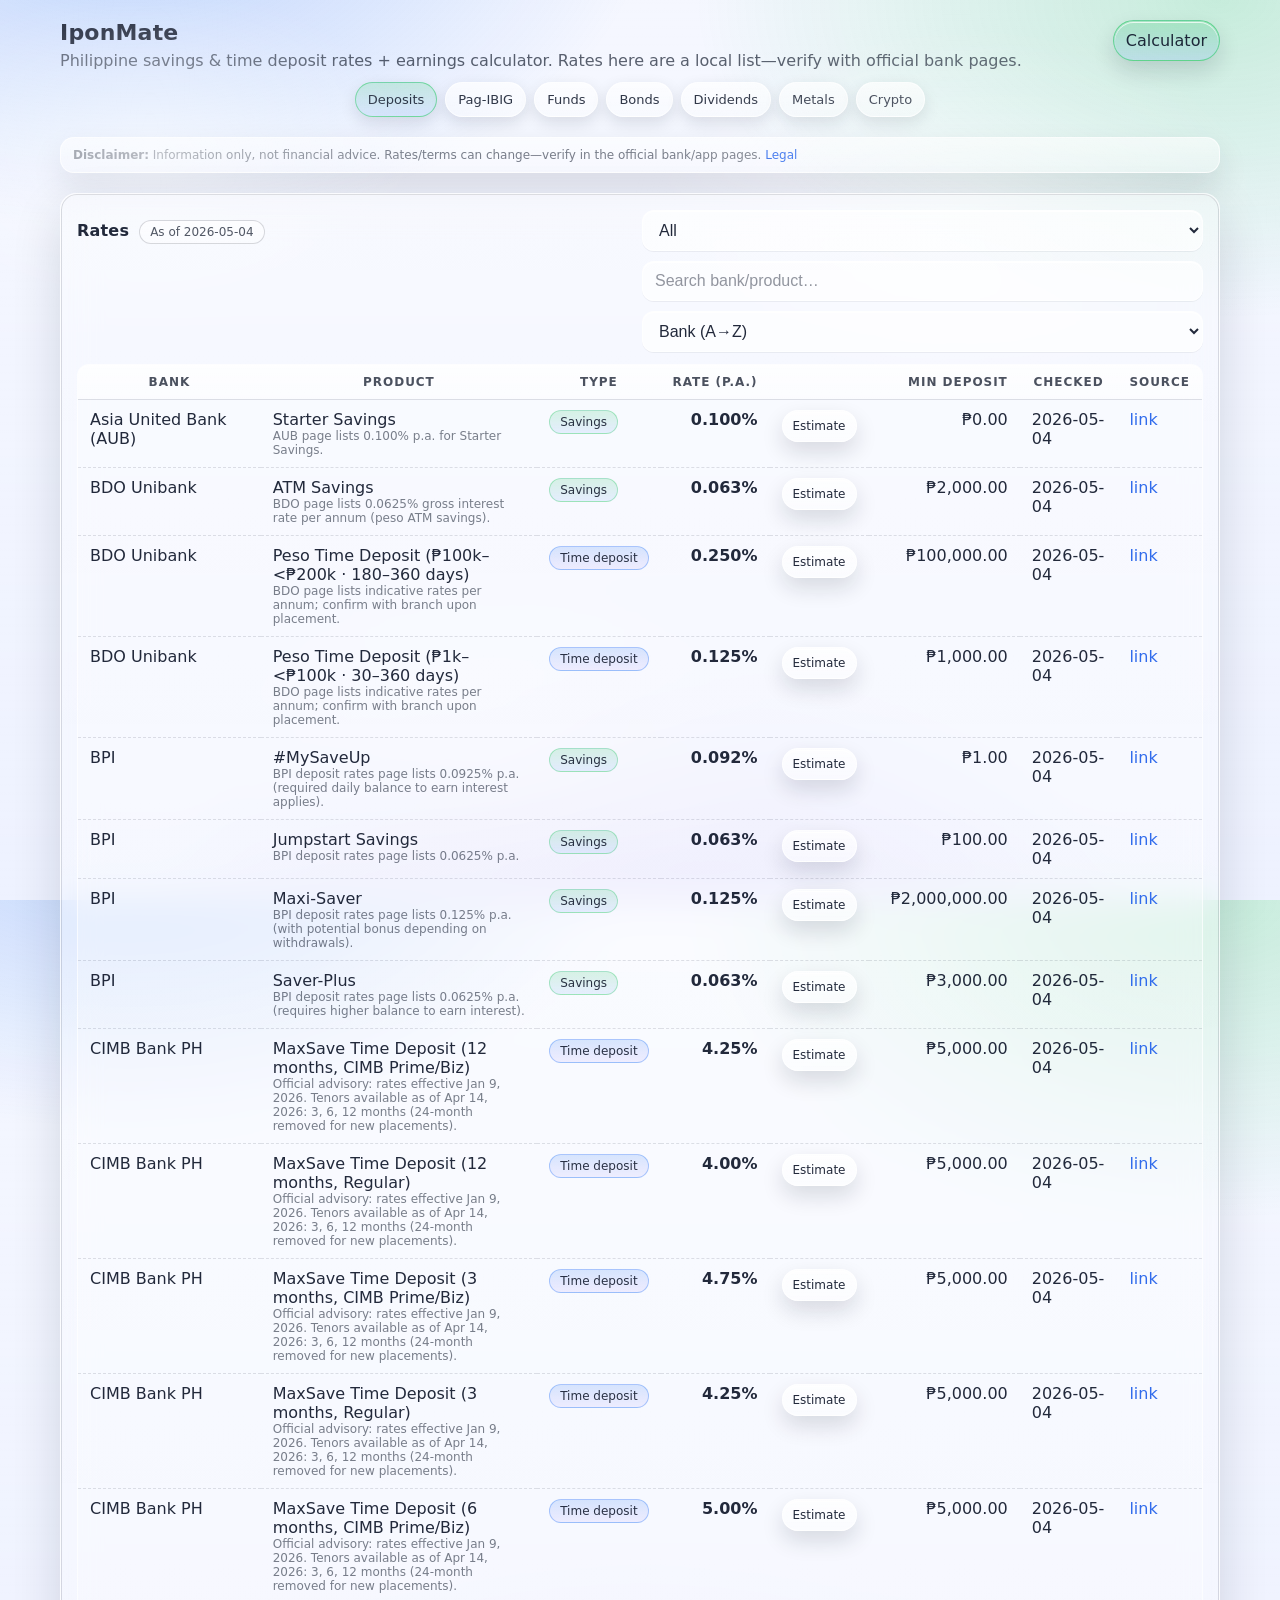
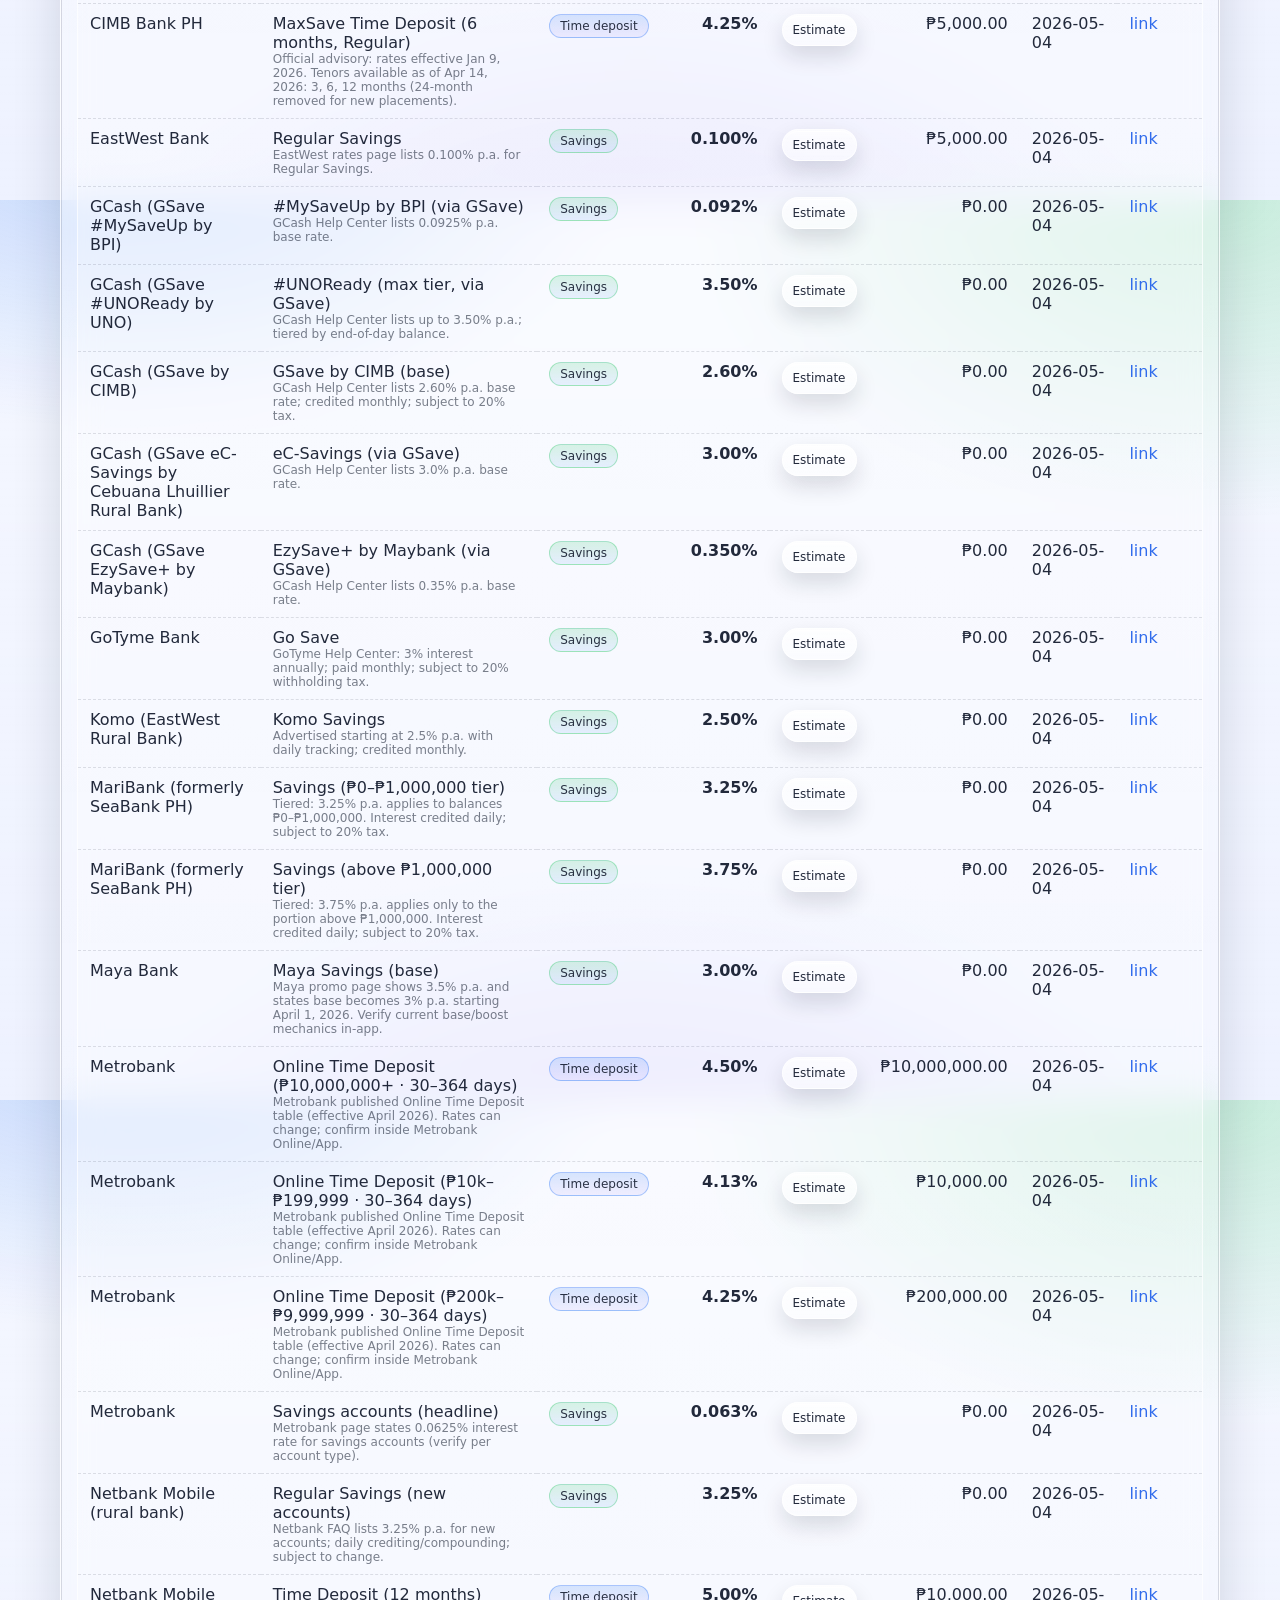
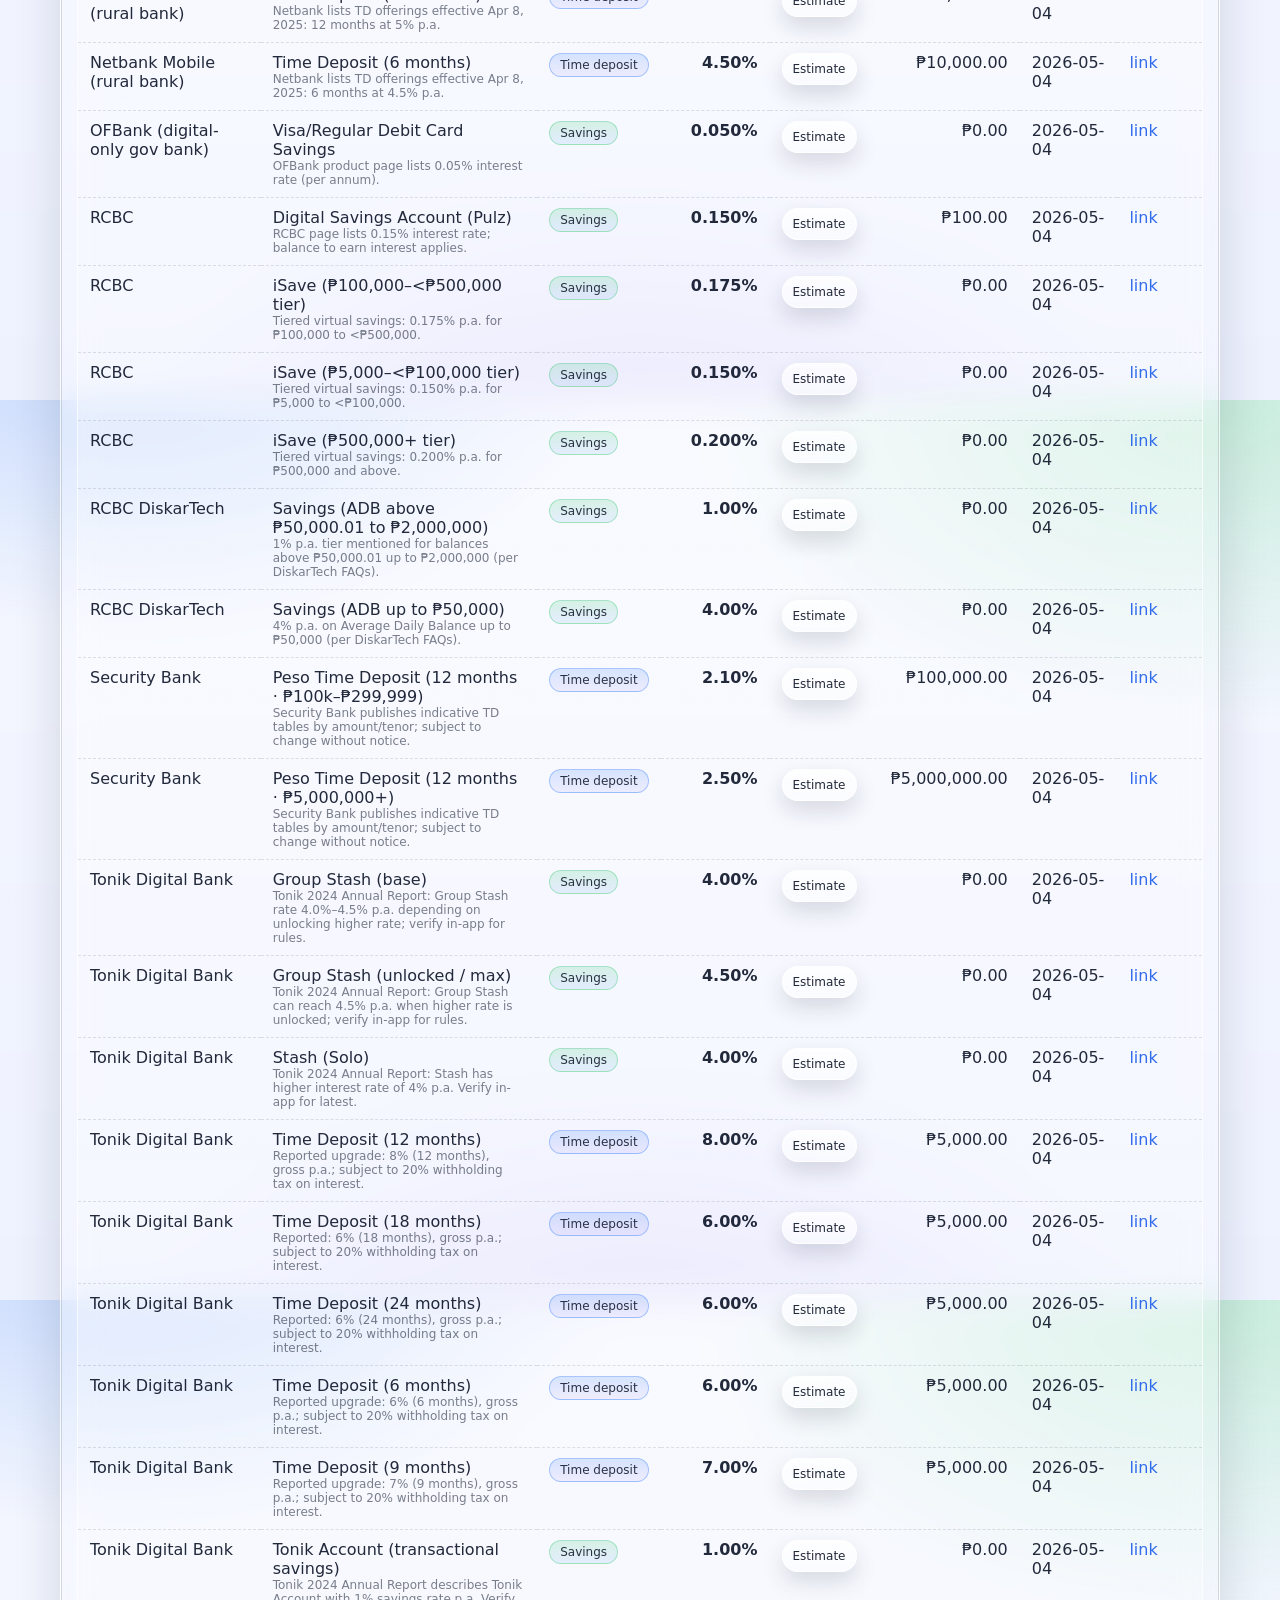
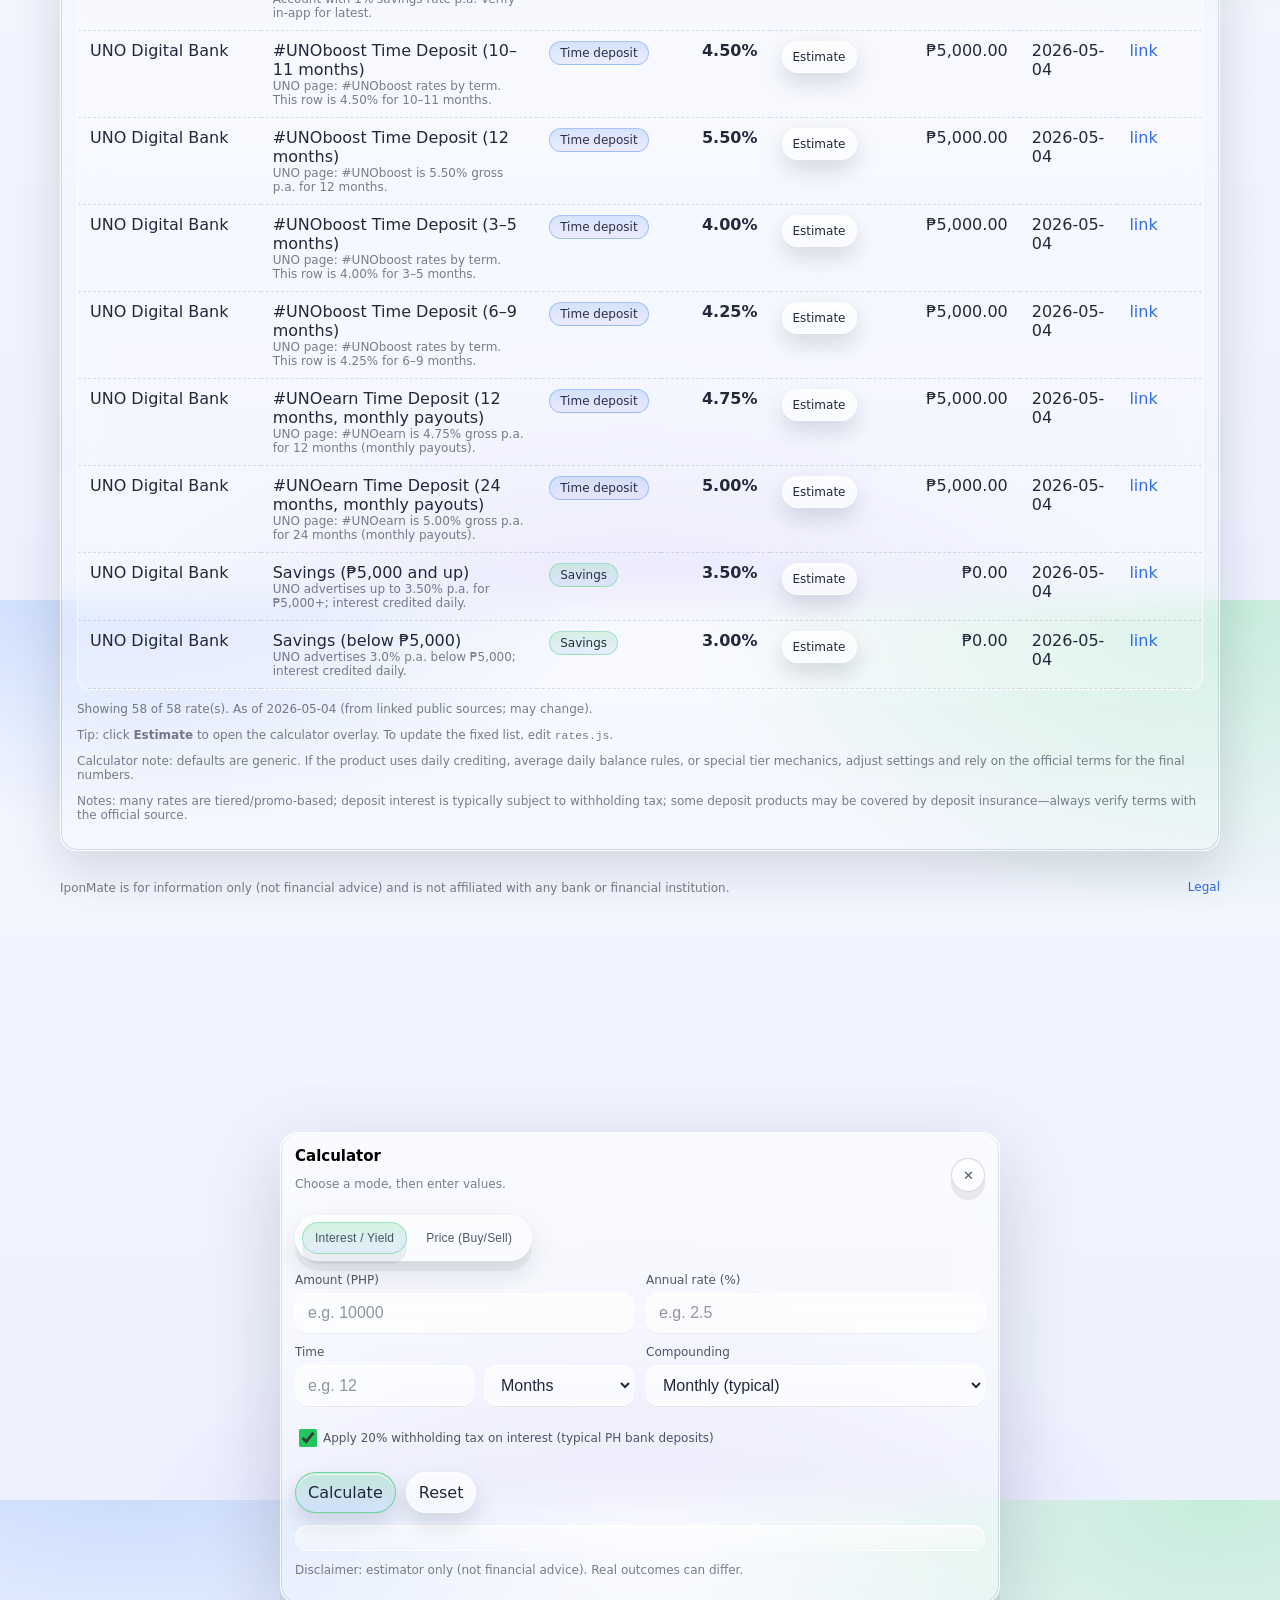
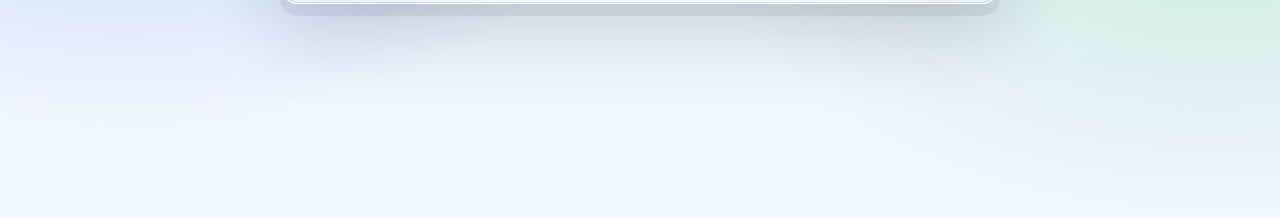
<file: index.html>
<!doctype html>
<html lang="en">
  <head>
    <meta charset="UTF-8" />
    <meta name="viewport" content="width=device-width, initial-scale=1.0" />
    <title>IponMate — PH Savings & Time Deposit Rates</title>
    <meta
      name="description"
      content="List and compare Philippine savings and time deposit interest rates and estimate how much interest you can earn."
    />
    <meta name="google-site-verification" content="tf8-q1LRWXW8qwPsbBO_5ykaE1w8B9Ft-739cRBVC8I" />
    <meta name="google-adsense-account" content="ca-pub-1708262881645213" />
    <script
      async
      src="https://pagead2.googlesyndication.com/pagead/js/adsbygoogle.js?client=ca-pub-1708262881645213"
      crossorigin="anonymous"
    ></script>
    <meta name="robots" content="index,follow" />
    <meta property="og:type" content="website" />
    <meta property="og:site_name" content="IponMate" />
    <meta property="og:title" content="IponMate — PH Savings & Time Deposit Rates" />
    <meta
      property="og:description"
      content="Compare Philippine savings and time deposit interest rates and estimate earnings. Verify terms with official sources."
    />
    <meta name="twitter:card" content="summary" />
    <meta name="twitter:title" content="IponMate — PH Savings & Time Deposit Rates" />
    <meta
      name="twitter:description"
      content="Compare Philippine savings and time deposit interest rates and estimate earnings. Verify terms with official sources."
    />
    <link rel="icon" href="./favicon.svg" type="image/svg+xml" />
    <link rel="stylesheet" href="./styles.css" />
  </head>
  <body>
    <header class="shell header">
      <div class="header__title">
        <h1>IponMate</h1>
        <p class="muted">
          Philippine savings & time deposit rates + earnings calculator. Rates here are a local list—verify with official bank pages.
        </p>
      </div>
      <nav class="nav" aria-label="Sections">
        <a class="nav__link nav__link--active" href="./index.html" aria-current="page">Deposits</a>
        <a class="nav__link" href="./gov.html">Pag-IBIG</a>
        <a class="nav__link" href="./funds.html">Funds</a>
        <a class="nav__link" href="./bonds.html">Bonds</a>
        <a class="nav__link" href="./dividends.html">Dividends</a>
        <a class="nav__link" href="./metals.html">Metals</a>
        <a class="nav__link" href="./crypto.html">Crypto</a>
      </nav>
      <div class="header__actions">
        <button id="openCalcBtn" class="btn btn--primary" type="button" data-open-calc="interest">Calculator</button>
      </div>
    </header>

    <div class="shell notice" role="note" aria-label="Disclaimer">
      <p class="muted tiny">
        <strong>Disclaimer:</strong> Information only, not financial advice. Rates/terms can change—verify in the official bank/app pages.
        <a class="link" href="./legal.html">Legal</a>
      </p>
    </div>

    <main class="shell main">
      <div class="layout">
        <section class="card">
          <div class="card__head">
            <div class="card__titleRow">
              <h2>Rates</h2>
              <span id="asOfBadge" class="badge badge--meta" aria-live="polite"></span>
            </div>
            <div class="rates__tools">
              <select id="typeFilterSelect" class="select" aria-label="Filter type">
                <option value="all">All</option>
                <option value="savings">Savings</option>
                <option value="time_deposit">Time deposit</option>
              </select>
              <label class="srOnly" for="searchInput">Search rates</label>
              <input
                id="searchInput"
                class="input"
                type="search"
                placeholder="Search bank/product…"
                autocomplete="off"
                aria-label="Search bank or product"
              />
              <select id="sortSelect" class="select" aria-label="Sort rates">
                <option value="bank_asc">Bank (A→Z)</option>
                <option value="bank_desc">Bank (Z→A)</option>
                <option value="rate_desc">Rate (High→Low)</option>
                <option value="rate_asc">Rate (Low→High)</option>
                <option value="updated_desc">Checked (Newest)</option>
                <option value="updated_asc">Checked (Oldest)</option>
              </select>
            </div>
          </div>

          <div class="tableWrap" role="region" aria-label="Philippine savings and time deposit rates">
            <table class="table table--cards" id="ratesTable">
              <thead>
                <tr>
                  <th>Bank</th>
                  <th>Product</th>
                  <th>Type</th>
                  <th class="num">Rate (p.a.)</th>
                  <th class="action" aria-label="Calculator"></th>
                  <th class="num">Min Deposit</th>
                  <th>Checked</th>
                  <th>Source</th>
                </tr>
              </thead>
              <tbody id="ratesTbody"></tbody>
            </table>
          </div>

          <p class="muted tiny" id="ratesMeta"></p>
          <p class="muted tiny">
            Tip: click <strong>Estimate</strong> to open the calculator overlay. To update the fixed list, edit <code>rates.js</code>.
          </p>
          <p class="muted tiny">
            Calculator note: defaults are generic. If the product uses daily crediting, average daily balance rules, or
            special tier mechanics, adjust settings and rely on the official terms for the final numbers.
          </p>
          <p class="muted tiny">
            Notes: many rates are tiered/promo-based; deposit interest is typically subject to withholding tax; some deposit products may be covered by deposit insurance—always verify terms with the official source.
          </p>
        </section>

      </div>
    </main>

    <footer class="shell footer">
      <div class="footer__left">
        <span class="tiny muted">IponMate is for information only (not financial advice) and is not affiliated with any bank or financial institution.</span>
      </div>
      <div class="footer__right">
        <a class="link tiny" href="./legal.html">Legal</a>
      </div>
    </footer>

    <script src="./rates.js"></script>
    <script src="./calc.js"></script>
    <script src="./app.js"></script>
  </body>
</html>
</file>
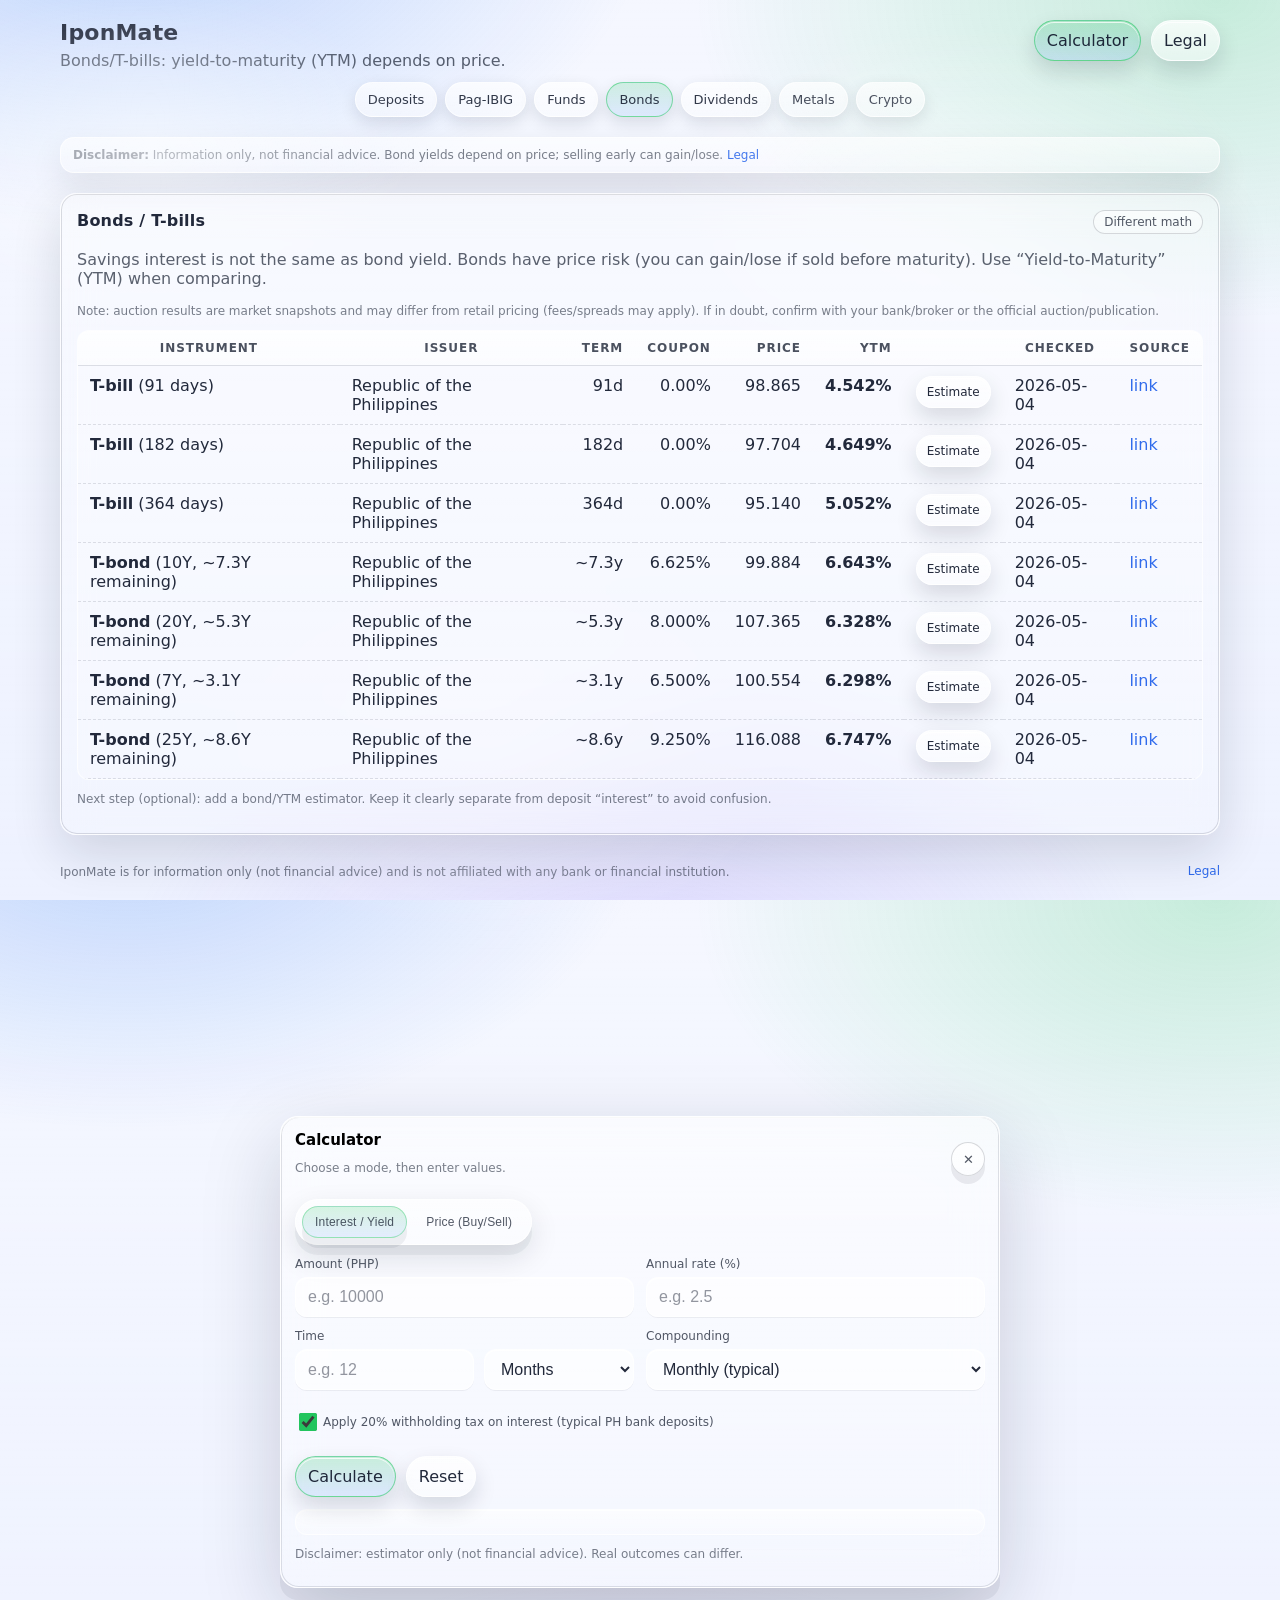
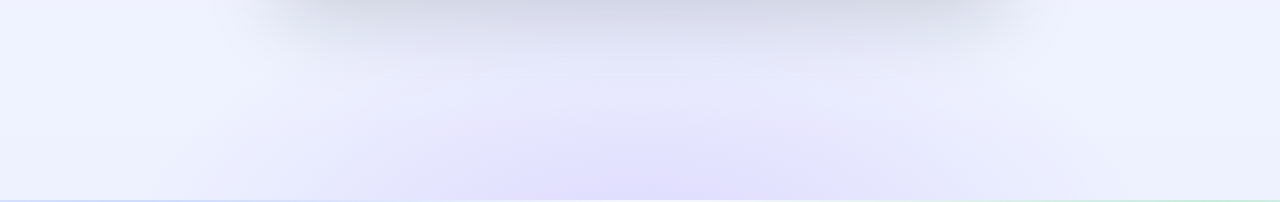
<file: bonds.html>
<!doctype html>
<html lang="en">
  <head>
    <meta charset="UTF-8" />
    <meta name="viewport" content="width=device-width, initial-scale=1.0" />
    <title>IponMate — Bonds / T-bills</title>
    <meta
      name="description"
      content="Bonds and T-bills overview. Yields depend on price and are not the same as savings interest."
    />
    <meta name="google-site-verification" content="tf8-q1LRWXW8qwPsbBO_5ykaE1w8B9Ft-739cRBVC8I" />
    <meta name="google-adsense-account" content="ca-pub-1708262881645213" />
    <script
      async
      src="https://pagead2.googlesyndication.com/pagead/js/adsbygoogle.js?client=ca-pub-1708262881645213"
      crossorigin="anonymous"
    ></script>
    <meta name="robots" content="index,follow" />
    <meta property="og:type" content="website" />
    <meta property="og:site_name" content="IponMate" />
    <meta property="og:title" content="IponMate — Bonds / T-bills" />
    <meta
      property="og:description"
      content="PH Treasury bill/bond yield snapshots with notes and estimator. Yields depend on price—verify official sources."
    />
    <meta name="twitter:card" content="summary" />
    <meta name="twitter:title" content="IponMate — Bonds / T-bills" />
    <meta
      name="twitter:description"
      content="PH Treasury bill/bond yield snapshots with notes and estimator. Yields depend on price—verify official sources."
    />
    <link rel="icon" href="./favicon.svg" type="image/svg+xml" />
    <link rel="stylesheet" href="./styles.css" />
  </head>
  <body>
    <header class="shell header">
      <div class="header__title">
        <h1>IponMate</h1>
        <p class="muted">Bonds/T-bills: yield-to-maturity (YTM) depends on price.</p>
      </div>
      <nav class="nav" aria-label="Sections">
        <a class="nav__link" href="./index.html">Deposits</a>
        <a class="nav__link" href="./gov.html">Pag-IBIG</a>
        <a class="nav__link" href="./funds.html">Funds</a>
        <a class="nav__link nav__link--active" href="./bonds.html" aria-current="page">Bonds</a>
        <a class="nav__link" href="./dividends.html">Dividends</a>
        <a class="nav__link" href="./metals.html">Metals</a>
        <a class="nav__link" href="./crypto.html">Crypto</a>
      </nav>
      <div class="header__actions">
        <button class="btn btn--primary" type="button" data-open-calc="interest">Calculator</button>
        <a class="btn" href="./legal.html">Legal</a>
      </div>
    </header>

    <div class="shell notice" role="note" aria-label="Disclaimer">
      <p class="muted tiny">
        <strong>Disclaimer:</strong> Information only, not financial advice. Bond yields depend on price; selling early can gain/lose.
        <a class="link" href="./legal.html">Legal</a>
      </p>
    </div>

    <main class="shell main">
      <div class="layout">
        <section class="card">
          <div class="card__head">
            <h2>Bonds / T-bills</h2>
            <span class="badge badge--meta">Different math</span>
          </div>

          <p class="muted">
            Savings interest is not the same as bond yield. Bonds have price risk (you can gain/lose if sold before
            maturity). Use “Yield-to-Maturity” (YTM) when comparing.
          </p>
          <p class="muted tiny">
            Note: auction results are market snapshots and may differ from retail pricing (fees/spreads may apply). If in
            doubt, confirm with your bank/broker or the official auction/publication.
          </p>

          <div class="tableWrap" role="region" aria-label="Bonds and T-bills fields">
            <table class="table table--cards">
              <thead>
                <tr>
                  <th>Instrument</th>
                  <th>Issuer</th>
                  <th class="num">Term</th>
                  <th class="num">Coupon</th>
                  <th class="num">Price</th>
                  <th class="num">YTM</th>
                  <th class="action" aria-label="Calculator"></th>
                  <th>Checked</th>
                  <th>Source</th>
                </tr>
              </thead>
              <tbody>
                <tr>
                  <td data-label="Instrument"><strong>T-bill</strong> (91 days)</td>
                  <td data-label="Issuer">Republic of the Philippines</td>
                  <td data-label="Term" class="num">91d</td>
                  <td data-label="Coupon" class="num">0.00%</td>
                  <td data-label="Price" class="num">98.865</td>
                  <td data-label="YTM" class="num"><strong>4.542%</strong></td>
                  <td data-label="" class="action">
                    <button
                      class="btn rowBtn"
                      type="button"
                      data-open-calc="interest"
                      data-rate="4.542"
                      data-time="91"
                      data-unit="days"
                      data-comp="simple"
                      data-tax="0"
                      data-label="T-bill 91d (YTM example)"
                      data-disclaimer="Disclaimer: estimator only (not financial advice). Bond/T-bill yields depend on price; this is a simplified estimate."
                    >
                      Estimate
                    </button>
                  </td>
                  <td data-label="Checked">2026-05-04</td>
                  <td data-label="Source">
                    <a class="link" href="https://www.treasury.gov.ph/wp-content/uploads/2026/04/Treasury-Bills-Auction-Results-on-20-April-2026-.pdf" target="_blank" rel="noreferrer noopener">link</a>
                  </td>
                </tr>
                <tr>
                  <td data-label="Instrument"><strong>T-bill</strong> (182 days)</td>
                  <td data-label="Issuer">Republic of the Philippines</td>
                  <td data-label="Term" class="num">182d</td>
                  <td data-label="Coupon" class="num">0.00%</td>
                  <td data-label="Price" class="num">97.704</td>
                  <td data-label="YTM" class="num"><strong>4.649%</strong></td>
                  <td data-label="" class="action">
                    <button
                      class="btn rowBtn"
                      type="button"
                      data-open-calc="interest"
                      data-rate="4.649"
                      data-time="182"
                      data-unit="days"
                      data-comp="simple"
                      data-tax="0"
                      data-label="T-bill 182d (YTM example)"
                      data-disclaimer="Disclaimer: estimator only (not financial advice). YTM math is simplified here for quick comparison."
                    >
                      Estimate
                    </button>
                  </td>
                  <td data-label="Checked">2026-05-04</td>
                  <td data-label="Source">
                    <a class="link" href="https://www.treasury.gov.ph/wp-content/uploads/2026/04/Treasury-Bills-Auction-Results-on-20-April-2026-.pdf" target="_blank" rel="noreferrer noopener">link</a>
                  </td>
                </tr>
                <tr>
                  <td data-label="Instrument"><strong>T-bill</strong> (364 days)</td>
                  <td data-label="Issuer">Republic of the Philippines</td>
                  <td data-label="Term" class="num">364d</td>
                  <td data-label="Coupon" class="num">0.00%</td>
                  <td data-label="Price" class="num">95.140</td>
                  <td data-label="YTM" class="num"><strong>5.052%</strong></td>
                  <td data-label="" class="action">
                    <button
                      class="btn rowBtn"
                      type="button"
                      data-open-calc="interest"
                      data-rate="5.052"
                      data-time="364"
                      data-unit="days"
                      data-comp="simple"
                      data-tax="0"
                      data-label="T-bill 364d (YTM example)"
                      data-disclaimer="Disclaimer: estimator only (not financial advice). Actual yields depend on purchase price and fees."
                    >
                      Estimate
                    </button>
                  </td>
                  <td data-label="Checked">2026-05-04</td>
                  <td data-label="Source">
                    <a class="link" href="https://www.treasury.gov.ph/wp-content/uploads/2026/04/Treasury-Bills-Auction-Results-on-20-April-2026-.pdf" target="_blank" rel="noreferrer noopener">link</a>
                  </td>
                </tr>
                <tr>
                  <td data-label="Instrument"><strong>T-bond</strong> (10Y, ~7.3Y remaining)</td>
                  <td data-label="Issuer">Republic of the Philippines</td>
                  <td data-label="Term" class="num">~7.3y</td>
                  <td data-label="Coupon" class="num">6.625%</td>
                  <td data-label="Price" class="num">99.884</td>
                  <td data-label="YTM" class="num"><strong>6.643%</strong></td>
                  <td data-label="" class="action">
                    <button
                      class="btn rowBtn"
                      type="button"
                      data-open-calc="interest"
                      data-rate="6.643"
                      data-time="7.3"
                      data-unit="years"
                      data-comp="simple"
                      data-tax="0"
                      data-label="T-bond (~7.3y remaining) (YTM example)"
                      data-disclaimer="Disclaimer: estimator only (not financial advice). YTM is a bond metric and differs from savings interest."
                    >
                      Estimate
                    </button>
                  </td>
                  <td data-label="Checked">2026-05-04</td>
                  <td data-label="Source">
                    <a class="link" href="https://www.treasury.gov.ph/wp-content/uploads/2026/04/Treasury-Bonds-Auction-Result-on-21-April-2026.pdf" target="_blank" rel="noreferrer noopener">link</a>
                  </td>
                </tr>
                <tr>
                  <td data-label="Instrument"><strong>T-bond</strong> (20Y, ~5.3Y remaining)</td>
                  <td data-label="Issuer">Republic of the Philippines</td>
                  <td data-label="Term" class="num">~5.3y</td>
                  <td data-label="Coupon" class="num">8.000%</td>
                  <td data-label="Price" class="num">107.365</td>
                  <td data-label="YTM" class="num"><strong>6.328%</strong></td>
                  <td data-label="" class="action">
                    <button
                      class="btn rowBtn"
                      type="button"
                      data-open-calc="interest"
                      data-rate="6.328"
                      data-time="5.3"
                      data-unit="years"
                      data-comp="simple"
                      data-tax="0"
                      data-label="T-bond (~5.3y remaining) (YTM example)"
                      data-disclaimer="Disclaimer: estimator only (not financial advice). This is a simplified yield estimate."
                    >
                      Estimate
                    </button>
                  </td>
                  <td data-label="Checked">2026-05-04</td>
                  <td data-label="Source">
                    <a class="link" href="https://www.treasury.gov.ph/wp-content/uploads/2026/04/Treasury-Bonds-Auction-Result-on-14-April-2026.pdf" target="_blank" rel="noreferrer noopener">link</a>
                  </td>
                </tr>
                <tr>
                  <td data-label="Instrument"><strong>T-bond</strong> (7Y, ~3.1Y remaining)</td>
                  <td data-label="Issuer">Republic of the Philippines</td>
                  <td data-label="Term" class="num">~3.1y</td>
                  <td data-label="Coupon" class="num">6.500%</td>
                  <td data-label="Price" class="num">100.554</td>
                  <td data-label="YTM" class="num"><strong>6.298%</strong></td>
                  <td data-label="" class="action">
                    <button
                      class="btn rowBtn"
                      type="button"
                      data-open-calc="interest"
                      data-rate="6.298"
                      data-time="3.1"
                      data-unit="years"
                      data-comp="simple"
                      data-tax="0"
                      data-label="T-bond (~3.1y remaining) (YTM example)"
                      data-disclaimer="Disclaimer: estimator only (not financial advice). Actual returns depend on price, fees, and holding period."
                    >
                      Estimate
                    </button>
                  </td>
                  <td data-label="Checked">2026-05-04</td>
                  <td data-label="Source">
                    <a class="link" href="https://www.treasury.gov.ph/wp-content/uploads/2026/04/Treasury-Bonds-Auction-Result-on-07-April-2026.pdf" target="_blank" rel="noreferrer noopener">link</a>
                  </td>
                </tr>
                <tr>
                  <td data-label="Instrument"><strong>T-bond</strong> (25Y, ~8.6Y remaining)</td>
                  <td data-label="Issuer">Republic of the Philippines</td>
                  <td data-label="Term" class="num">~8.6y</td>
                  <td data-label="Coupon" class="num">9.250%</td>
                  <td data-label="Price" class="num">116.088</td>
                  <td data-label="YTM" class="num"><strong>6.747%</strong></td>
                  <td data-label="" class="action">
                    <button
                      class="btn rowBtn"
                      type="button"
                      data-open-calc="interest"
                      data-rate="6.747"
                      data-time="8.6"
                      data-unit="years"
                      data-comp="simple"
                      data-tax="0"
                      data-label="T-bond (~8.6y remaining) (YTM example)"
                      data-disclaimer="Disclaimer: estimator only (not financial advice). Bond math is simplified here for quick comparison."
                    >
                      Estimate
                    </button>
                  </td>
                  <td data-label="Checked">2026-05-04</td>
                  <td data-label="Source">
                    <a class="link" href="https://www.treasury.gov.ph/wp-content/uploads/2026/04/Treasury-Bonds-Auction-Result-on-07-April-2026.pdf" target="_blank" rel="noreferrer noopener">link</a>
                  </td>
                </tr>
              </tbody>
            </table>
          </div>

          <p class="muted tiny">
            Next step (optional): add a bond/YTM estimator. Keep it clearly separate from deposit “interest” to avoid
            confusion.
          </p>
        </section>

      </div>
    </main>

    <footer class="shell footer">
      <div class="footer__left">
        <span class="tiny muted">IponMate is for information only (not financial advice) and is not affiliated with any bank or financial institution.</span>
      </div>
      <div class="footer__right">
        <a class="link tiny" href="./legal.html">Legal</a>
      </div>
    </footer>

    <script src="./calc.js"></script>
  </body>
</html>
</file>
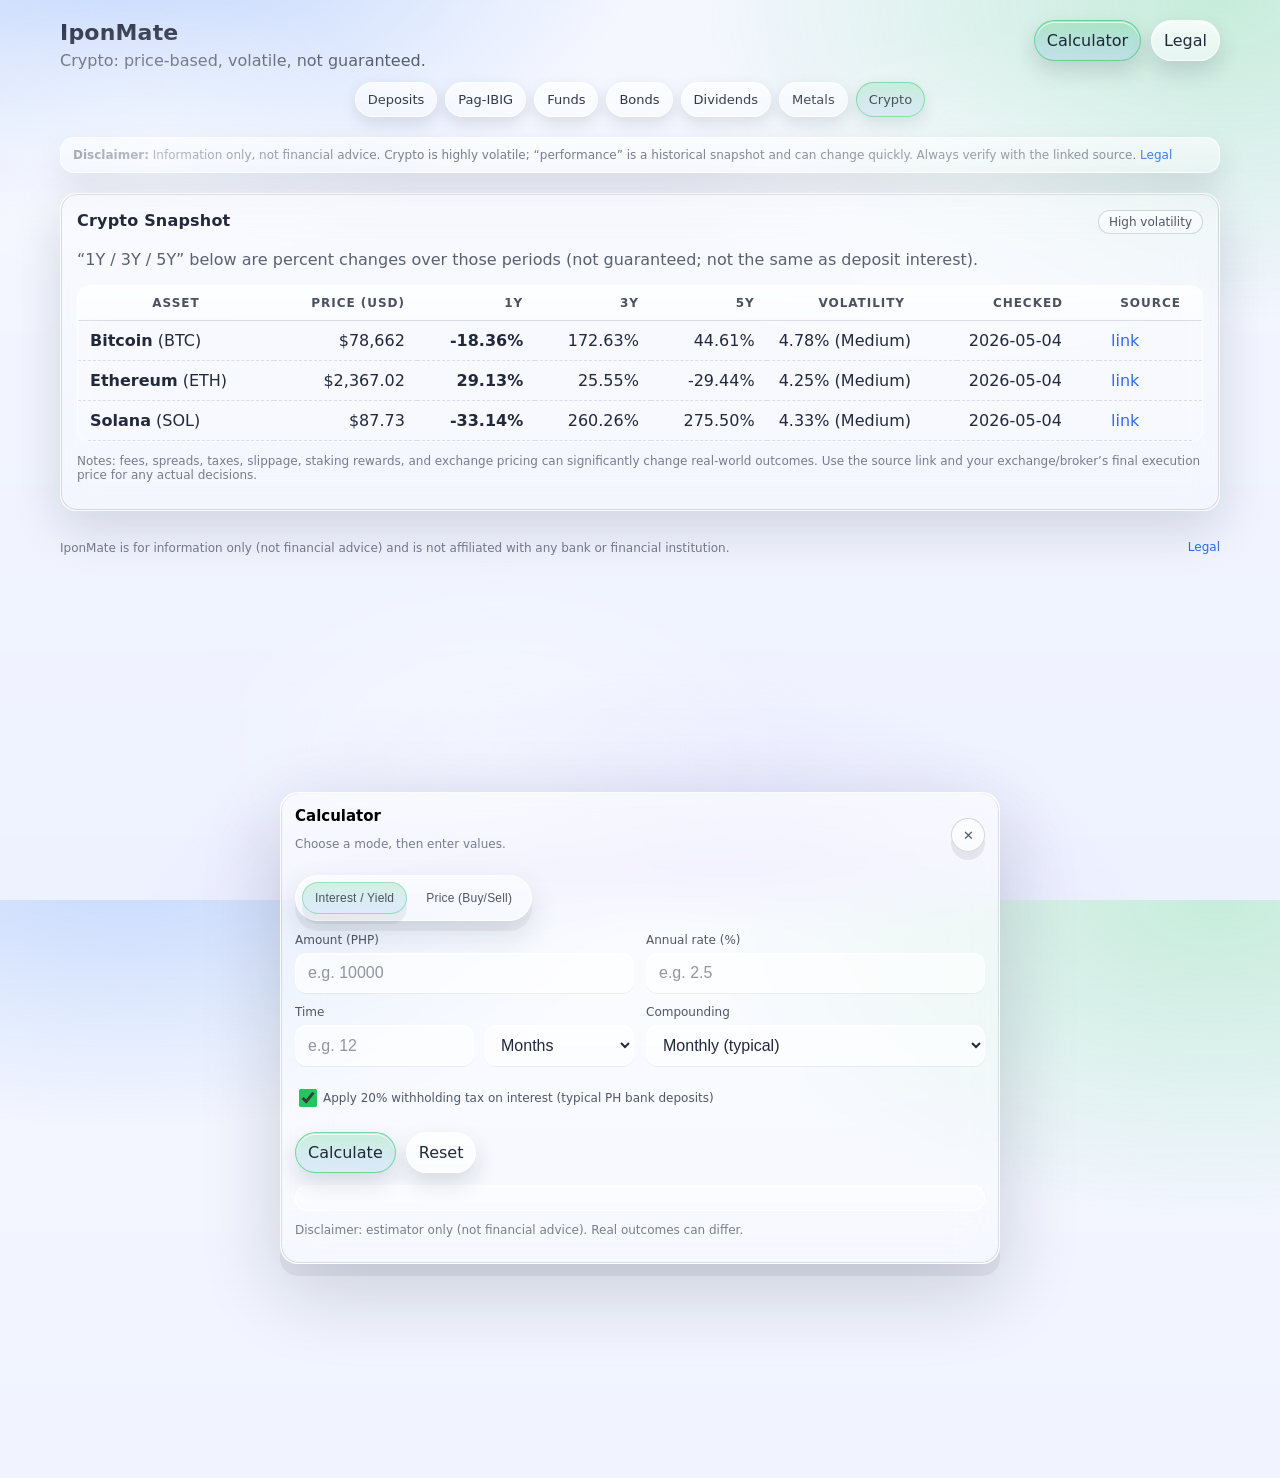
<file: crypto.html>
<!doctype html>
<html lang="en">
  <head>
    <meta charset="UTF-8" />
    <meta name="viewport" content="width=device-width, initial-scale=1.0" />
    <title>IponMate — Crypto (BTC / ETH / SOL)</title>
    <meta
      name="description"
      content="Crypto snapshot: BTC, ETH, SOL price and recent performance. Highly volatile; values can change. Not financial advice."
    />
    <meta name="google-site-verification" content="tf8-q1LRWXW8qwPsbBO_5ykaE1w8B9Ft-739cRBVC8I" />
    <meta name="google-adsense-account" content="ca-pub-1708262881645213" />
    <script
      async
      src="https://pagead2.googlesyndication.com/pagead/js/adsbygoogle.js?client=ca-pub-1708262881645213"
      crossorigin="anonymous"
    ></script>
    <meta name="robots" content="index,follow" />
    <meta property="og:type" content="website" />
    <meta property="og:site_name" content="IponMate" />
    <meta property="og:title" content="IponMate — Crypto (BTC / ETH / SOL)" />
    <meta
      property="og:description"
      content="BTC/ETH/SOL price & performance snapshot. Highly volatile; values can change. Verify with the source. Not financial advice."
    />
    <meta name="twitter:card" content="summary" />
    <meta name="twitter:title" content="IponMate — Crypto (BTC / ETH / SOL)" />
    <meta
      name="twitter:description"
      content="BTC/ETH/SOL price & performance snapshot. Highly volatile; values can change. Verify with the source. Not financial advice."
    />
    <link rel="icon" href="./favicon.svg" type="image/svg+xml" />
    <link rel="stylesheet" href="./styles.css" />
  </head>
  <body>
    <header class="shell header">
      <div class="header__title">
        <h1>IponMate</h1>
        <p class="muted">Crypto: price-based, volatile, not guaranteed.</p>
      </div>
      <nav class="nav" aria-label="Sections">
        <a class="nav__link" href="./index.html">Deposits</a>
        <a class="nav__link" href="./gov.html">Pag-IBIG</a>
        <a class="nav__link" href="./funds.html">Funds</a>
        <a class="nav__link" href="./bonds.html">Bonds</a>
        <a class="nav__link" href="./dividends.html">Dividends</a>
        <a class="nav__link" href="./metals.html">Metals</a>
        <a class="nav__link nav__link--active" href="./crypto.html" aria-current="page">Crypto</a>
      </nav>
      <div class="header__actions">
        <button class="btn btn--primary" type="button" data-open-calc="price" data-currency="USD">Calculator</button>
        <a class="btn" href="./legal.html">Legal</a>
      </div>
    </header>

    <div class="shell notice" role="note" aria-label="Disclaimer">
      <p class="muted tiny">
        <strong>Disclaimer:</strong> Information only, not financial advice. Crypto is highly volatile; “performance” is a historical
        snapshot and can change quickly. Always verify with the linked source.
        <a class="link" href="./legal.html">Legal</a>
      </p>
    </div>

    <main class="shell main">
      <div class="layout">
        <section class="card">
          <div class="card__head">
            <h2>Crypto Snapshot</h2>
            <span class="badge badge--meta">High volatility</span>
          </div>

          <p class="muted">
            “1Y / 3Y / 5Y” below are percent changes over those periods (not guaranteed; not the same as deposit interest).
          </p>

          <div class="tableWrap" role="region" aria-label="Crypto price and performance snapshot">
            <table class="table table--cards">
              <thead>
                <tr>
                  <th>Asset</th>
                  <th class="num">Price (USD)</th>
                  <th class="num">1Y</th>
                  <th class="num">3Y</th>
                  <th class="num">5Y</th>
                  <th>Volatility</th>
                  <th>Checked</th>
                  <th>Source</th>
                </tr>
              </thead>
              <tbody>
                <tr>
                  <td data-label="Asset"><strong>Bitcoin</strong> (BTC)</td>
                  <td data-label="Price (USD)" class="num">$78,662</td>
                  <td data-label="1Y" class="num"><strong>-18.36%</strong></td>
                  <td data-label="3Y" class="num">172.63%</td>
                  <td data-label="5Y" class="num">44.61%</td>
                  <td data-label="Volatility">4.78% (Medium)</td>
                  <td data-label="Checked">2026-05-04</td>
                  <td data-label="Source">
                    <a class="link" href="https://coincodex.com/crypto/bitcoin/" target="_blank" rel="noreferrer noopener">link</a>
                  </td>
                </tr>
                <tr>
                  <td data-label="Asset"><strong>Ethereum</strong> (ETH)</td>
                  <td data-label="Price (USD)" class="num">$2,367.02</td>
                  <td data-label="1Y" class="num"><strong>29.13%</strong></td>
                  <td data-label="3Y" class="num">25.55%</td>
                  <td data-label="5Y" class="num">-29.44%</td>
                  <td data-label="Volatility">4.25% (Medium)</td>
                  <td data-label="Checked">2026-05-04</td>
                  <td data-label="Source">
                    <a class="link" href="https://coincodex.com/crypto/ethereum/" target="_blank" rel="noreferrer noopener">link</a>
                  </td>
                </tr>
                <tr>
                  <td data-label="Asset"><strong>Solana</strong> (SOL)</td>
                  <td data-label="Price (USD)" class="num">$87.73</td>
                  <td data-label="1Y" class="num"><strong>-33.14%</strong></td>
                  <td data-label="3Y" class="num">260.26%</td>
                  <td data-label="5Y" class="num">275.50%</td>
                  <td data-label="Volatility">4.33% (Medium)</td>
                  <td data-label="Checked">2026-05-04</td>
                  <td data-label="Source">
                    <a class="link" href="https://coincodex.com/crypto/solana/" target="_blank" rel="noreferrer noopener">link</a>
                  </td>
                </tr>
              </tbody>
            </table>
          </div>

          <p class="muted tiny">
            Notes: fees, spreads, taxes, slippage, staking rewards, and exchange pricing can significantly change real-world outcomes. Use the
            source link and your exchange/broker’s final execution price for any actual decisions.
          </p>
        </section>
      </div>
    </main>

    <footer class="shell footer">
      <div class="footer__left">
        <span class="tiny muted">IponMate is for information only (not financial advice) and is not affiliated with any bank or financial institution.</span>
      </div>
      <div class="footer__right">
        <a class="link tiny" href="./legal.html">Legal</a>
      </div>
    </footer>

    <script src="./calc.js"></script>
  </body>
</html>
</file>
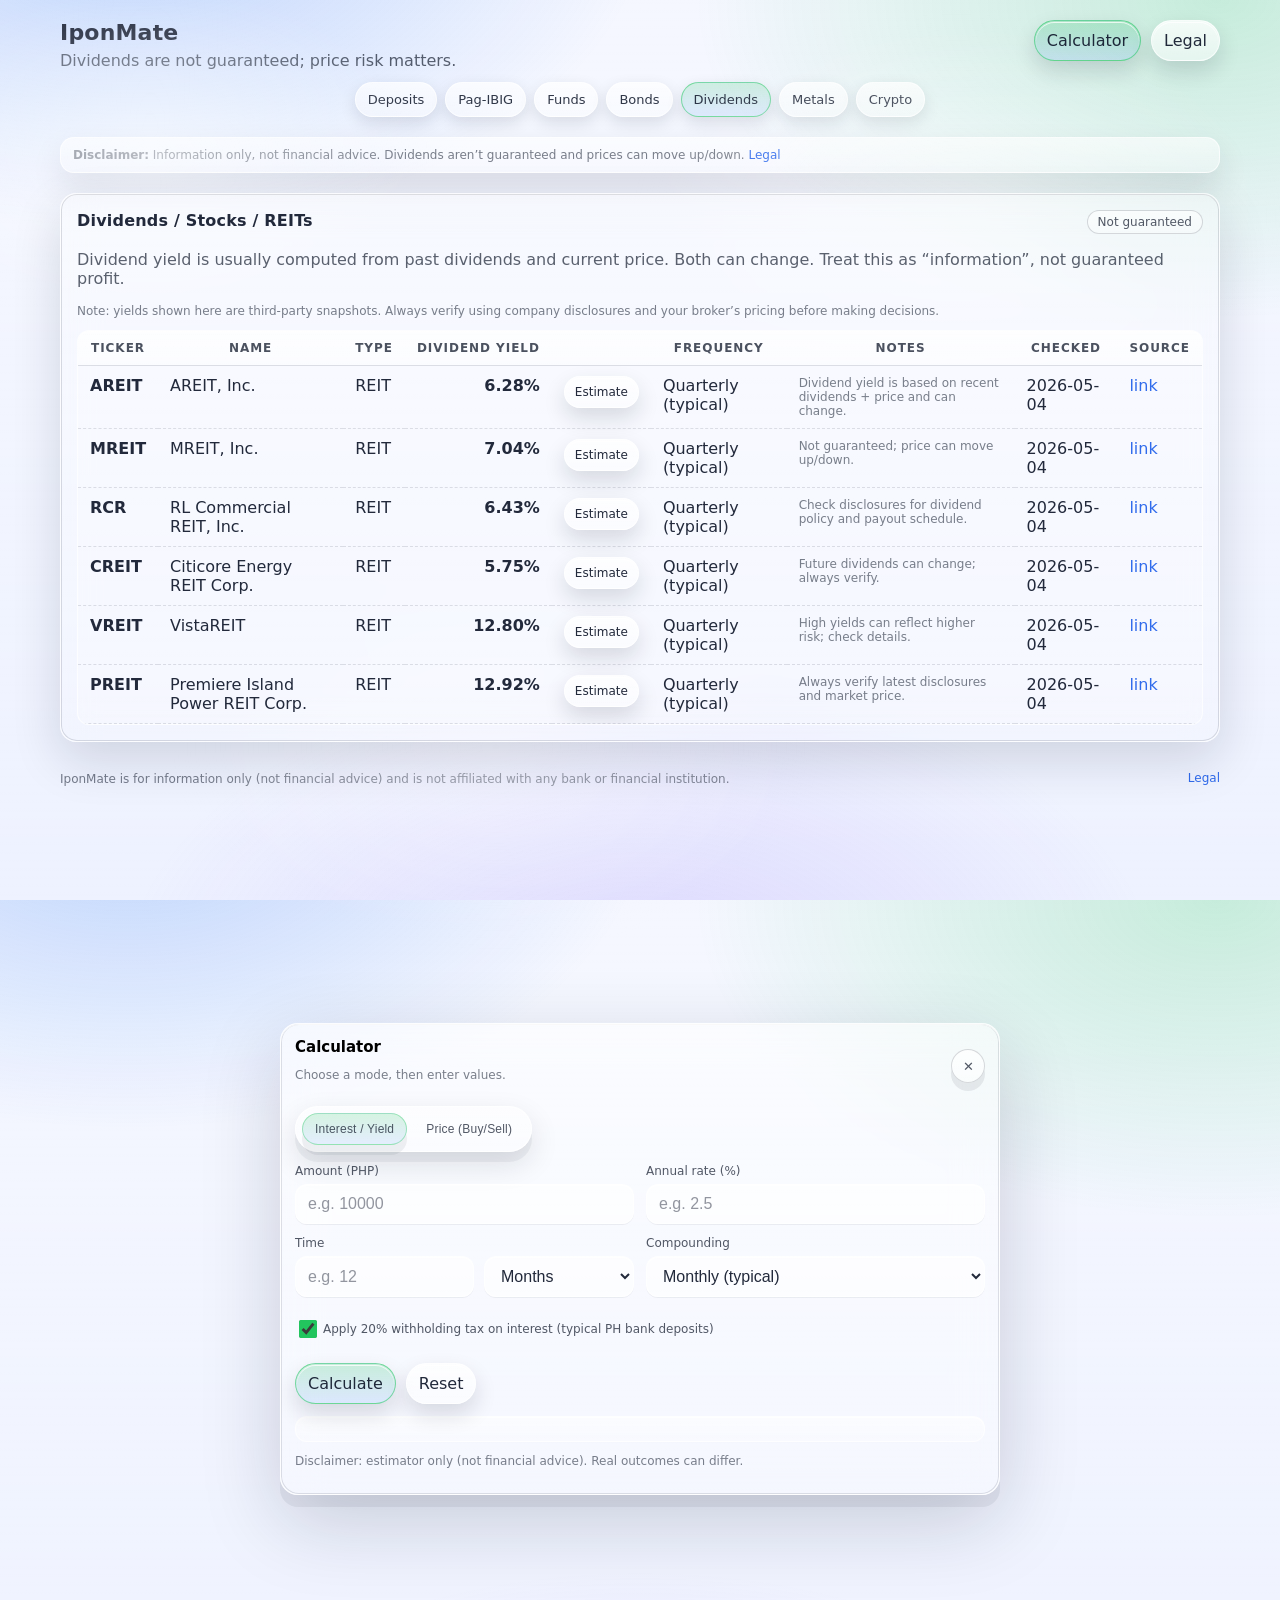
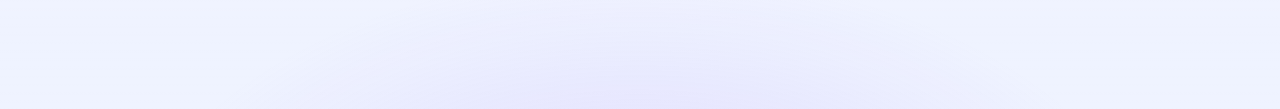
<file: dividends.html>
<!doctype html>
<html lang="en">
  <head>
    <meta charset="UTF-8" />
    <meta name="viewport" content="width=device-width, initial-scale=1.0" />
    <title>IponMate — Dividends / Stocks</title>
    <meta
      name="description"
      content="Dividends overview. Dividend yield can change and stock prices can go up or down; profits are not guaranteed."
    />
    <meta name="google-site-verification" content="tf8-q1LRWXW8qwPsbBO_5ykaE1w8B9Ft-739cRBVC8I" />
    <meta name="google-adsense-account" content="ca-pub-1708262881645213" />
    <script
      async
      src="https://pagead2.googlesyndication.com/pagead/js/adsbygoogle.js?client=ca-pub-1708262881645213"
      crossorigin="anonymous"
    ></script>
    <meta name="robots" content="index,follow" />
    <meta property="og:type" content="website" />
    <meta property="og:site_name" content="IponMate" />
    <meta property="og:title" content="IponMate — Dividends / Stocks" />
    <meta
      property="og:description"
      content="Dividend yield snapshots for PH REITs with notes and estimator. Dividends and prices can change."
    />
    <meta name="twitter:card" content="summary" />
    <meta name="twitter:title" content="IponMate — Dividends / Stocks" />
    <meta
      name="twitter:description"
      content="Dividend yield snapshots for PH REITs with notes and estimator. Dividends and prices can change."
    />
    <link rel="icon" href="./favicon.svg" type="image/svg+xml" />
    <link rel="stylesheet" href="./styles.css" />
  </head>
  <body>
    <header class="shell header">
      <div class="header__title">
        <h1>IponMate</h1>
        <p class="muted">Dividends are not guaranteed; price risk matters.</p>
      </div>
      <nav class="nav" aria-label="Sections">
        <a class="nav__link" href="./index.html">Deposits</a>
        <a class="nav__link" href="./gov.html">Pag-IBIG</a>
        <a class="nav__link" href="./funds.html">Funds</a>
        <a class="nav__link" href="./bonds.html">Bonds</a>
        <a class="nav__link nav__link--active" href="./dividends.html" aria-current="page">Dividends</a>
        <a class="nav__link" href="./metals.html">Metals</a>
        <a class="nav__link" href="./crypto.html">Crypto</a>
      </nav>
      <div class="header__actions">
        <button class="btn btn--primary" type="button" data-open-calc="interest">Calculator</button>
        <a class="btn" href="./legal.html">Legal</a>
      </div>
    </header>

    <div class="shell notice" role="note" aria-label="Disclaimer">
      <p class="muted tiny">
        <strong>Disclaimer:</strong> Information only, not financial advice. Dividends aren’t guaranteed and prices can move up/down.
        <a class="link" href="./legal.html">Legal</a>
      </p>
    </div>

    <main class="shell main">
      <div class="layout">
        <section class="card">
          <div class="card__head">
            <h2>Dividends / Stocks / REITs</h2>
            <span class="badge badge--meta">Not guaranteed</span>
          </div>

          <p class="muted">
            Dividend yield is usually computed from past dividends and current price. Both can change. Treat this as
            “information”, not guaranteed profit.
          </p>
          <p class="muted tiny">
            Note: yields shown here are third-party snapshots. Always verify using company disclosures and your broker’s
            pricing before making decisions.
          </p>

          <div class="tableWrap" role="region" aria-label="Dividend fields">
            <table class="table table--cards">
              <thead>
                <tr>
                  <th>Ticker</th>
                  <th>Name</th>
                  <th>Type</th>
                  <th class="num">Dividend yield</th>
                  <th class="action" aria-label="Calculator"></th>
                  <th>Frequency</th>
                  <th>Notes</th>
                  <th>Checked</th>
                  <th>Source</th>
                </tr>
              </thead>
              <tbody>
                <tr>
                  <td data-label="Ticker"><strong>AREIT</strong></td>
                  <td data-label="Name">AREIT, Inc.</td>
                  <td data-label="Type">REIT</td>
                  <td data-label="Dividend yield" class="num"><strong>6.28%</strong></td>
                  <td data-label="" class="action">
                    <button
                      class="btn rowBtn"
                      type="button"
                      data-open-calc="interest"
                      data-rate="6.28"
                      data-time="12"
                      data-unit="months"
                      data-comp="simple"
                      data-tax="0"
                      data-label="AREIT dividend yield (1Y estimate)"
                      data-disclaimer="Disclaimer: estimator only (not financial advice). Dividends and prices can change; profit is not guaranteed."
                    >
                      Estimate
                    </button>
                  </td>
                  <td data-label="Frequency">Quarterly (typical)</td>
                  <td data-label="Notes" class="muted tiny">Dividend yield is based on recent dividends + price and can change.</td>
                  <td data-label="Checked">2026-05-04</td>
                  <td data-label="Source">
                    <a class="link" href="https://stockanalysis.com/quote/pse/AREIT/dividend/" target="_blank" rel="noreferrer noopener">link</a>
                  </td>
                </tr>
                <tr>
                  <td data-label="Ticker"><strong>MREIT</strong></td>
                  <td data-label="Name">MREIT, Inc.</td>
                  <td data-label="Type">REIT</td>
                  <td data-label="Dividend yield" class="num"><strong>7.04%</strong></td>
                  <td data-label="" class="action">
                    <button
                      class="btn rowBtn"
                      type="button"
                      data-open-calc="interest"
                      data-rate="7.04"
                      data-time="12"
                      data-unit="months"
                      data-comp="simple"
                      data-tax="0"
                      data-label="MREIT dividend yield (1Y estimate)"
                      data-disclaimer="Disclaimer: estimator only (not financial advice). Dividends and prices can change."
                    >
                      Estimate
                    </button>
                  </td>
                  <td data-label="Frequency">Quarterly (typical)</td>
                  <td data-label="Notes" class="muted tiny">Not guaranteed; price can move up/down.</td>
                  <td data-label="Checked">2026-05-04</td>
                  <td data-label="Source">
                    <a class="link" href="https://stockanalysis.com/quote/pse/MREIT/dividend/" target="_blank" rel="noreferrer noopener">link</a>
                  </td>
                </tr>
                <tr>
                  <td data-label="Ticker"><strong>RCR</strong></td>
                  <td data-label="Name">RL Commercial REIT, Inc.</td>
                  <td data-label="Type">REIT</td>
                  <td data-label="Dividend yield" class="num"><strong>6.43%</strong></td>
                  <td data-label="" class="action">
                    <button
                      class="btn rowBtn"
                      type="button"
                      data-open-calc="interest"
                      data-rate="6.43"
                      data-time="12"
                      data-unit="months"
                      data-comp="simple"
                      data-tax="0"
                      data-label="RCR dividend yield (1Y estimate)"
                      data-disclaimer="Disclaimer: estimator only (not financial advice). Dividend yield is a snapshot and can change."
                    >
                      Estimate
                    </button>
                  </td>
                  <td data-label="Frequency">Quarterly (typical)</td>
                  <td data-label="Notes" class="muted tiny">Check disclosures for dividend policy and payout schedule.</td>
                  <td data-label="Checked">2026-05-04</td>
                  <td data-label="Source">
                    <a class="link" href="https://stockanalysis.com/quote/pse/RCR/dividend/" target="_blank" rel="noreferrer noopener">link</a>
                  </td>
                </tr>
                <tr>
                  <td data-label="Ticker"><strong>CREIT</strong></td>
                  <td data-label="Name">Citicore Energy REIT Corp.</td>
                  <td data-label="Type">REIT</td>
                  <td data-label="Dividend yield" class="num"><strong>5.75%</strong></td>
                  <td data-label="" class="action">
                    <button
                      class="btn rowBtn"
                      type="button"
                      data-open-calc="interest"
                      data-rate="5.75"
                      data-time="12"
                      data-unit="months"
                      data-comp="simple"
                      data-tax="0"
                      data-label="CREIT dividend yield (1Y estimate)"
                      data-disclaimer="Disclaimer: estimator only (not financial advice). Not guaranteed."
                    >
                      Estimate
                    </button>
                  </td>
                  <td data-label="Frequency">Quarterly (typical)</td>
                  <td data-label="Notes" class="muted tiny">Future dividends can change; always verify.</td>
                  <td data-label="Checked">2026-05-04</td>
                  <td data-label="Source">
                    <a class="link" href="https://stockanalysis.com/quote/pse/CREIT/dividend/" target="_blank" rel="noreferrer noopener">link</a>
                  </td>
                </tr>
                <tr>
                  <td data-label="Ticker"><strong>VREIT</strong></td>
                  <td data-label="Name">VistaREIT</td>
                  <td data-label="Type">REIT</td>
                  <td data-label="Dividend yield" class="num"><strong>12.80%</strong></td>
                  <td data-label="" class="action">
                    <button
                      class="btn rowBtn"
                      type="button"
                      data-open-calc="interest"
                      data-rate="12.80"
                      data-time="12"
                      data-unit="months"
                      data-comp="simple"
                      data-tax="0"
                      data-label="VREIT dividend yield (1Y estimate)"
                      data-disclaimer="Disclaimer: estimator only (not financial advice). High yields can reflect higher risk."
                    >
                      Estimate
                    </button>
                  </td>
                  <td data-label="Frequency">Quarterly (typical)</td>
                  <td data-label="Notes" class="muted tiny">High yields can reflect higher risk; check details.</td>
                  <td data-label="Checked">2026-05-04</td>
                  <td data-label="Source">
                    <a class="link" href="https://stockanalysis.com/quote/pse/VREIT/dividend/" target="_blank" rel="noreferrer noopener">link</a>
                  </td>
                </tr>
                <tr>
                  <td data-label="Ticker"><strong>PREIT</strong></td>
                  <td data-label="Name">Premiere Island Power REIT Corp.</td>
                  <td data-label="Type">REIT</td>
                  <td data-label="Dividend yield" class="num"><strong>12.92%</strong></td>
                  <td data-label="" class="action">
                    <button
                      class="btn rowBtn"
                      type="button"
                      data-open-calc="interest"
                      data-rate="12.92"
                      data-time="12"
                      data-unit="months"
                      data-comp="simple"
                      data-tax="0"
                      data-label="PREIT dividend yield (1Y estimate)"
                      data-disclaimer="Disclaimer: estimator only (not financial advice). Always verify latest disclosures and price."
                    >
                      Estimate
                    </button>
                  </td>
                  <td data-label="Frequency">Quarterly (typical)</td>
                  <td data-label="Notes" class="muted tiny">Always verify latest disclosures and market price.</td>
                  <td data-label="Checked">2026-05-04</td>
                  <td data-label="Source">
                    <a class="link" href="https://stockanalysis.com/quote/pse/PREIT/dividend/" target="_blank" rel="noreferrer noopener">link</a>
                  </td>
                </tr>
              </tbody>
            </table>
          </div>
        </section>

      </div>
    </main>

    <footer class="shell footer">
      <div class="footer__left">
        <span class="tiny muted">IponMate is for information only (not financial advice) and is not affiliated with any bank or financial institution.</span>
      </div>
      <div class="footer__right">
        <a class="link tiny" href="./legal.html">Legal</a>
      </div>
    </footer>

    <script src="./calc.js"></script>
  </body>
</html>
</file>
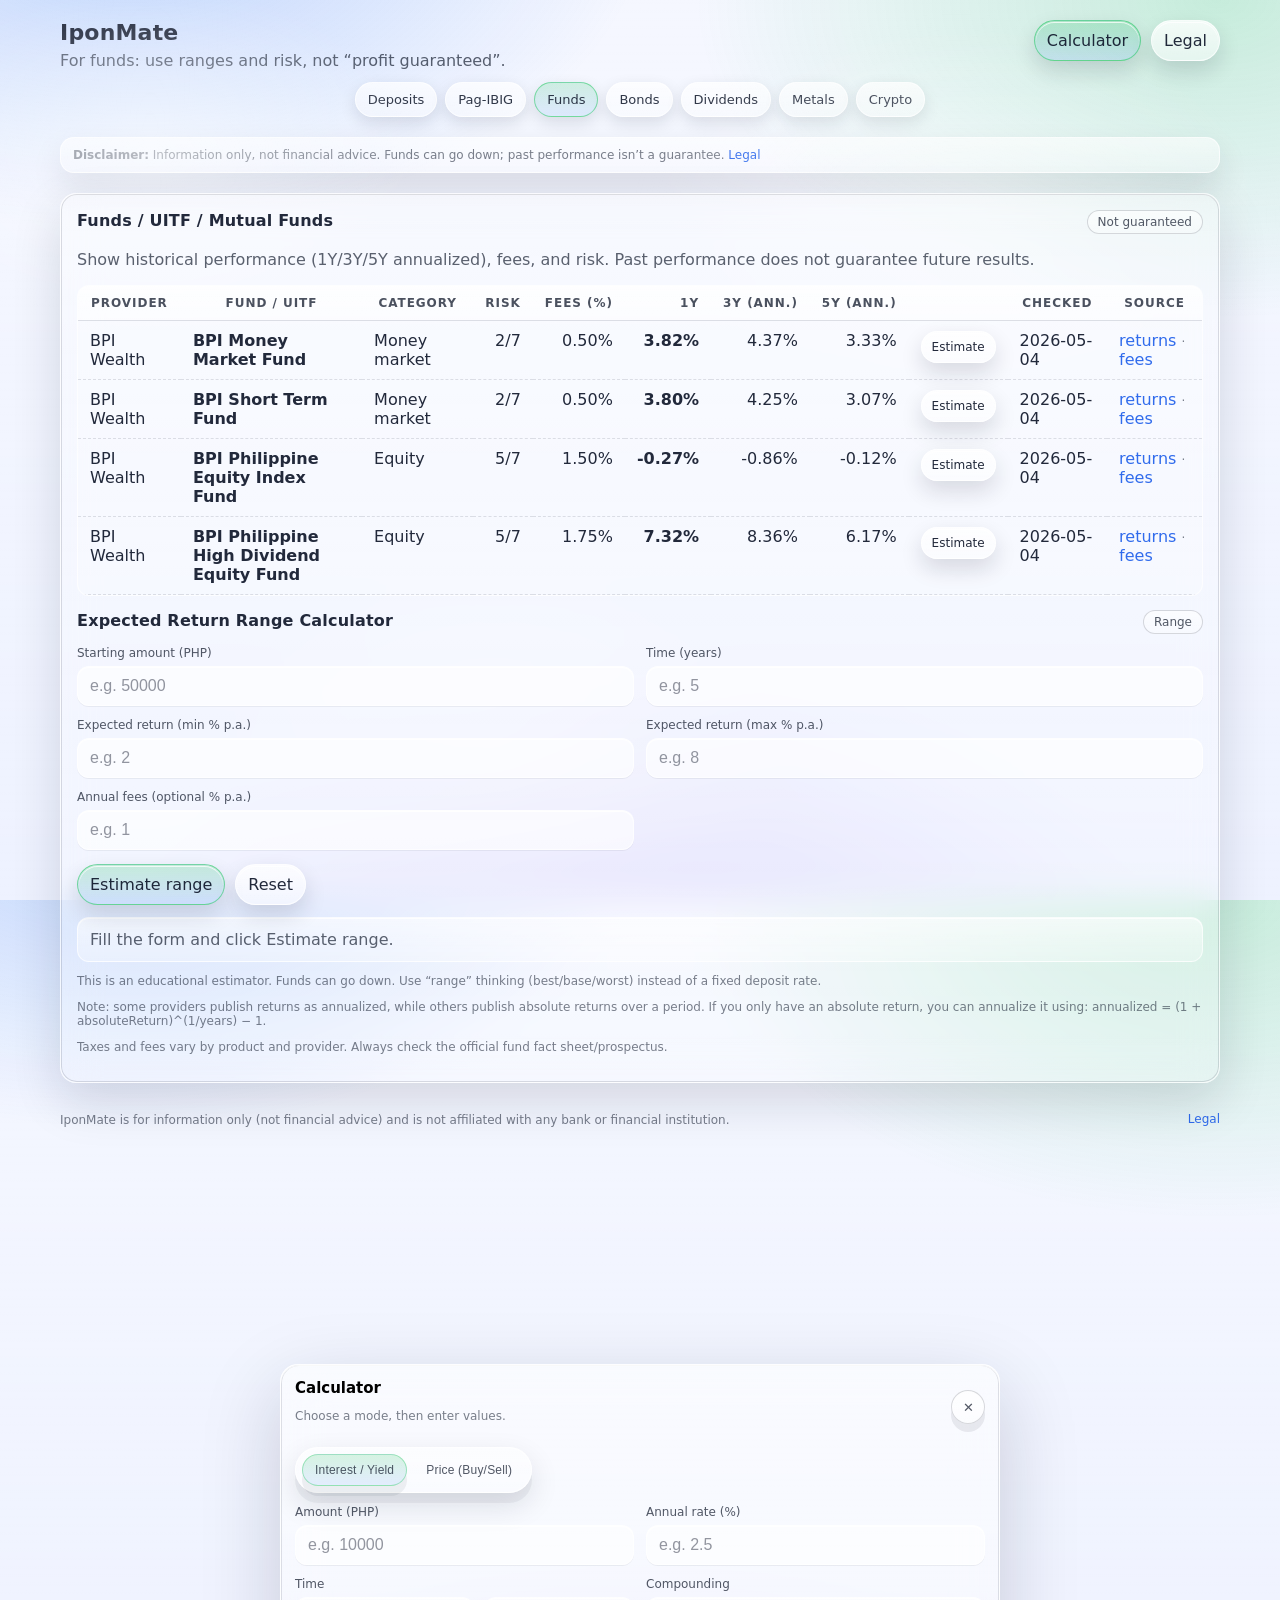
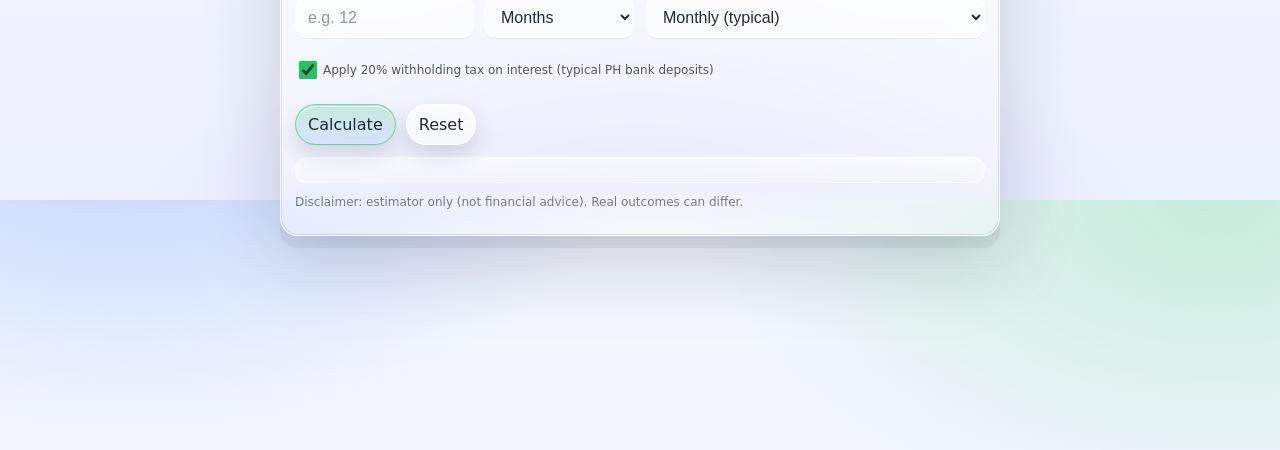
<file: funds.html>
<!doctype html>
<html lang="en">
  <head>
    <meta charset="UTF-8" />
    <meta name="viewport" content="width=device-width, initial-scale=1.0" />
    <title>IponMate — Funds / UITF / Mutual Funds</title>
    <meta
      name="description"
      content="Funds / UITF / mutual funds overview with historical performance fields and an expected return range calculator."
    />
    <meta name="google-site-verification" content="tf8-q1LRWXW8qwPsbBO_5ykaE1w8B9Ft-739cRBVC8I" />
    <meta name="google-adsense-account" content="ca-pub-1708262881645213" />
    <script
      async
      src="https://pagead2.googlesyndication.com/pagead/js/adsbygoogle.js?client=ca-pub-1708262881645213"
      crossorigin="anonymous"
    ></script>
    <meta name="robots" content="index,follow" />
    <meta property="og:type" content="website" />
    <meta property="og:site_name" content="IponMate" />
    <meta property="og:title" content="IponMate — Funds / UITF / Mutual Funds" />
    <meta
      property="og:description"
      content="Funds/UITF overview with performance snapshots, fees, risk, and a return range estimator. Not guaranteed."
    />
    <meta name="twitter:card" content="summary" />
    <meta name="twitter:title" content="IponMate — Funds / UITF / Mutual Funds" />
    <meta
      name="twitter:description"
      content="Funds/UITF overview with performance snapshots, fees, risk, and a return range estimator. Not guaranteed."
    />
    <link rel="icon" href="./favicon.svg" type="image/svg+xml" />
    <link rel="stylesheet" href="./styles.css" />
  </head>
  <body>
    <header class="shell header">
      <div class="header__title">
        <h1>IponMate</h1>
        <p class="muted">For funds: use ranges and risk, not “profit guaranteed”.</p>
      </div>
      <nav class="nav" aria-label="Sections">
        <a class="nav__link" href="./index.html">Deposits</a>
        <a class="nav__link" href="./gov.html">Pag-IBIG</a>
        <a class="nav__link nav__link--active" href="./funds.html" aria-current="page">Funds</a>
        <a class="nav__link" href="./bonds.html">Bonds</a>
        <a class="nav__link" href="./dividends.html">Dividends</a>
        <a class="nav__link" href="./metals.html">Metals</a>
        <a class="nav__link" href="./crypto.html">Crypto</a>
      </nav>
      <div class="header__actions">
        <button class="btn btn--primary" type="button" data-open-calc="interest">Calculator</button>
        <a class="btn" href="./legal.html">Legal</a>
      </div>
    </header>

    <div class="shell notice" role="note" aria-label="Disclaimer">
      <p class="muted tiny">
        <strong>Disclaimer:</strong> Information only, not financial advice. Funds can go down; past performance isn’t a guarantee.
        <a class="link" href="./legal.html">Legal</a>
      </p>
    </div>

    <main class="shell main">
      <div class="layout">
        <section class="card">
          <div class="card__head">
            <h2>Funds / UITF / Mutual Funds</h2>
            <span class="badge badge--meta">Not guaranteed</span>
          </div>

          <p class="muted">
            Show historical performance (1Y/3Y/5Y annualized), fees, and risk. Past performance does not guarantee future
            results.
          </p>

          <div class="tableWrap" role="region" aria-label="Funds performance and fees">
            <table class="table table--cards">
              <thead>
                <tr>
                  <th>Provider</th>
                  <th>Fund / UITF</th>
                  <th>Category</th>
                  <th class="num">Risk</th>
                  <th class="num">Fees (%)</th>
                  <th class="num">1Y</th>
                  <th class="num">3Y (ann.)</th>
                  <th class="num">5Y (ann.)</th>
                  <th class="action" aria-label="Calculator"></th>
                  <th>Checked</th>
                  <th>Source</th>
                </tr>
              </thead>
              <tbody>
                <tr>
                  <td data-label="Provider">BPI Wealth</td>
                  <td data-label="Fund / UITF"><strong>BPI Money Market Fund</strong></td>
                  <td data-label="Category">Money market</td>
                  <td data-label="Risk" class="num">2/7</td>
                  <td data-label="Fees (%)" class="num">0.50%</td>
                  <td data-label="1Y" class="num"><strong>3.82%</strong></td>
                  <td data-label="3Y (ann.)" class="num">4.37%</td>
                  <td data-label="5Y (ann.)" class="num">3.33%</td>
                  <td data-label="" class="action">
                    <button
                      class="btn rowBtn"
                      type="button"
                      data-open-calc="interest"
                      data-rate="3.82"
                      data-time="12"
                      data-unit="months"
                      data-comp="annually"
                      data-tax="0"
                      data-label="BPI Money Market Fund (1Y return snapshot)"
                      data-disclaimer="Disclaimer: estimator only (not financial advice). Fund returns are not guaranteed; values here are historical snapshots."
                    >
                      Estimate
                    </button>
                  </td>
                  <td data-label="Checked">2026-05-04</td>
                  <td data-label="Source">
                    <a class="link" href="https://www.bpi.com.ph/group/bpiwealth/analyst-insights/investment-funds-monitor" target="_blank" rel="noreferrer noopener">returns</a>
                    <span class="muted tiny"> · </span>
                    <a class="link" href="https://www.bpi.com.ph/content/bpi/ph/en/group/bpiwealth/our-solutions/personal/investment-solutions/funds/money-market-fund" target="_blank" rel="noreferrer noopener">fees</a>
                  </td>
                </tr>
                <tr>
                  <td data-label="Provider">BPI Wealth</td>
                  <td data-label="Fund / UITF"><strong>BPI Short Term Fund</strong></td>
                  <td data-label="Category">Money market</td>
                  <td data-label="Risk" class="num">2/7</td>
                  <td data-label="Fees (%)" class="num">0.50%</td>
                  <td data-label="1Y" class="num"><strong>3.80%</strong></td>
                  <td data-label="3Y (ann.)" class="num">4.25%</td>
                  <td data-label="5Y (ann.)" class="num">3.07%</td>
                  <td data-label="" class="action">
                    <button
                      class="btn rowBtn"
                      type="button"
                      data-open-calc="interest"
                      data-rate="3.80"
                      data-time="12"
                      data-unit="months"
                      data-comp="annually"
                      data-tax="0"
                      data-label="BPI Short Term Fund (1Y return snapshot)"
                      data-disclaimer="Disclaimer: estimator only (not financial advice). Fund returns are not guaranteed."
                    >
                      Estimate
                    </button>
                  </td>
                  <td data-label="Checked">2026-05-04</td>
                  <td data-label="Source">
                    <a class="link" href="https://www.bpi.com.ph/group/bpiwealth/analyst-insights/investment-funds-monitor" target="_blank" rel="noreferrer noopener">returns</a>
                    <span class="muted tiny"> · </span>
                    <a class="link" href="https://www.bpi.com.ph/group/bpiwealth/our-solutions/personal/investment-solutions/funds/short-term-invest-fund" target="_blank" rel="noreferrer noopener">fees</a>
                  </td>
                </tr>
                <tr>
                  <td data-label="Provider">BPI Wealth</td>
                  <td data-label="Fund / UITF"><strong>BPI Philippine Equity Index Fund</strong></td>
                  <td data-label="Category">Equity</td>
                  <td data-label="Risk" class="num">5/7</td>
                  <td data-label="Fees (%)" class="num">1.50%</td>
                  <td data-label="1Y" class="num"><strong>-0.27%</strong></td>
                  <td data-label="3Y (ann.)" class="num">-0.86%</td>
                  <td data-label="5Y (ann.)" class="num">-0.12%</td>
                  <td data-label="" class="action">
                    <button
                      class="btn rowBtn"
                      type="button"
                      data-open-calc="interest"
                      data-rate="-0.27"
                      data-time="12"
                      data-unit="months"
                      data-comp="annually"
                      data-tax="0"
                      data-label="BPI PH Equity Index Fund (1Y return snapshot)"
                      data-disclaimer="Disclaimer: estimator only (not financial advice). Funds can go down; this is a past return snapshot."
                    >
                      Estimate
                    </button>
                  </td>
                  <td data-label="Checked">2026-05-04</td>
                  <td data-label="Source">
                    <a class="link" href="https://www.bpi.com.ph/group/bpiwealth/analyst-insights/investment-funds-monitor" target="_blank" rel="noreferrer noopener">returns</a>
                    <span class="muted tiny"> · </span>
                    <a class="link" href="https://www.bpi.com.ph/wealth/assetandwealth/investment-solutions/funds/philippine-equity-index-fund" target="_blank" rel="noreferrer noopener">fees</a>
                  </td>
                </tr>
                <tr>
                  <td data-label="Provider">BPI Wealth</td>
                  <td data-label="Fund / UITF"><strong>BPI Philippine High Dividend Equity Fund</strong></td>
                  <td data-label="Category">Equity</td>
                  <td data-label="Risk" class="num">5/7</td>
                  <td data-label="Fees (%)" class="num">1.75%</td>
                  <td data-label="1Y" class="num"><strong>7.32%</strong></td>
                  <td data-label="3Y (ann.)" class="num">8.36%</td>
                  <td data-label="5Y (ann.)" class="num">6.17%</td>
                  <td data-label="" class="action">
                    <button
                      class="btn rowBtn"
                      type="button"
                      data-open-calc="interest"
                      data-rate="7.32"
                      data-time="12"
                      data-unit="months"
                      data-comp="annually"
                      data-tax="0"
                      data-label="BPI High Dividend Equity Fund (1Y return snapshot)"
                      data-disclaimer="Disclaimer: estimator only (not financial advice). Past returns aren’t guaranteed."
                    >
                      Estimate
                    </button>
                  </td>
                  <td data-label="Checked">2026-05-04</td>
                  <td data-label="Source">
                    <a class="link" href="https://www.bpi.com.ph/group/bpiwealth/analyst-insights/investment-funds-monitor" target="_blank" rel="noreferrer noopener">returns</a>
                    <span class="muted tiny"> · </span>
                    <a class="link" href="https://www.bpi.com.ph/group/bpiwealth/our-solutions/personal/investment-solutions/funds/philippine-high-dividend-equity-fund" target="_blank" rel="noreferrer noopener">fees</a>
                  </td>
                </tr>
              </tbody>
            </table>
          </div>

          <div class="card__head card__head--spaced">
            <h2>Expected Return Range Calculator</h2>
            <span class="badge badge--meta">Range</span>
          </div>

          <form id="rangeForm" class="grid" autocomplete="off">
            <label class="field">
              <span>Starting amount (PHP)</span>
              <input id="rangePrincipal" class="input" inputmode="decimal" placeholder="e.g. 50000" />
            </label>

            <label class="field">
              <span>Time (years)</span>
              <input id="rangeYears" class="input" inputmode="decimal" placeholder="e.g. 5" />
            </label>

            <label class="field">
              <span>Expected return (min % p.a.)</span>
              <input id="rangeMin" class="input" inputmode="decimal" placeholder="e.g. 2" />
            </label>

            <label class="field">
              <span>Expected return (max % p.a.)</span>
              <input id="rangeMax" class="input" inputmode="decimal" placeholder="e.g. 8" />
            </label>

            <label class="field">
              <span>Annual fees (optional % p.a.)</span>
              <input id="rangeFees" class="input" inputmode="decimal" placeholder="e.g. 1" />
            </label>

            <div class="actions">
              <button class="btn btn--primary" type="submit">Estimate range</button>
              <button class="btn" type="button" id="rangeReset">Reset</button>
            </div>
          </form>

          <div class="results" id="rangeResults" aria-live="polite"></div>

          <p class="muted tiny">
            This is an educational estimator. Funds can go down. Use “range” thinking (best/base/worst) instead of a
            fixed deposit rate.
          </p>
          <p class="muted tiny">
            Note: some providers publish returns as annualized, while others publish absolute returns over a period.
            If you only have an absolute return, you can annualize it using:
            annualized = (1 + absoluteReturn)^(1/years) − 1.
          </p>
          <p class="muted tiny">
            Taxes and fees vary by product and provider. Always check the official fund fact sheet/prospectus.
          </p>
        </section>

      </div>
    </main>

    <footer class="shell footer">
      <div class="footer__left">
        <span class="tiny muted">IponMate is for information only (not financial advice) and is not affiliated with any bank or financial institution.</span>
      </div>
      <div class="footer__right">
        <a class="link tiny" href="./legal.html">Legal</a>
      </div>
    </footer>

    <script src="./calc.js"></script>
    <script src="./funds.js"></script>
  </body>
</html>
</file>
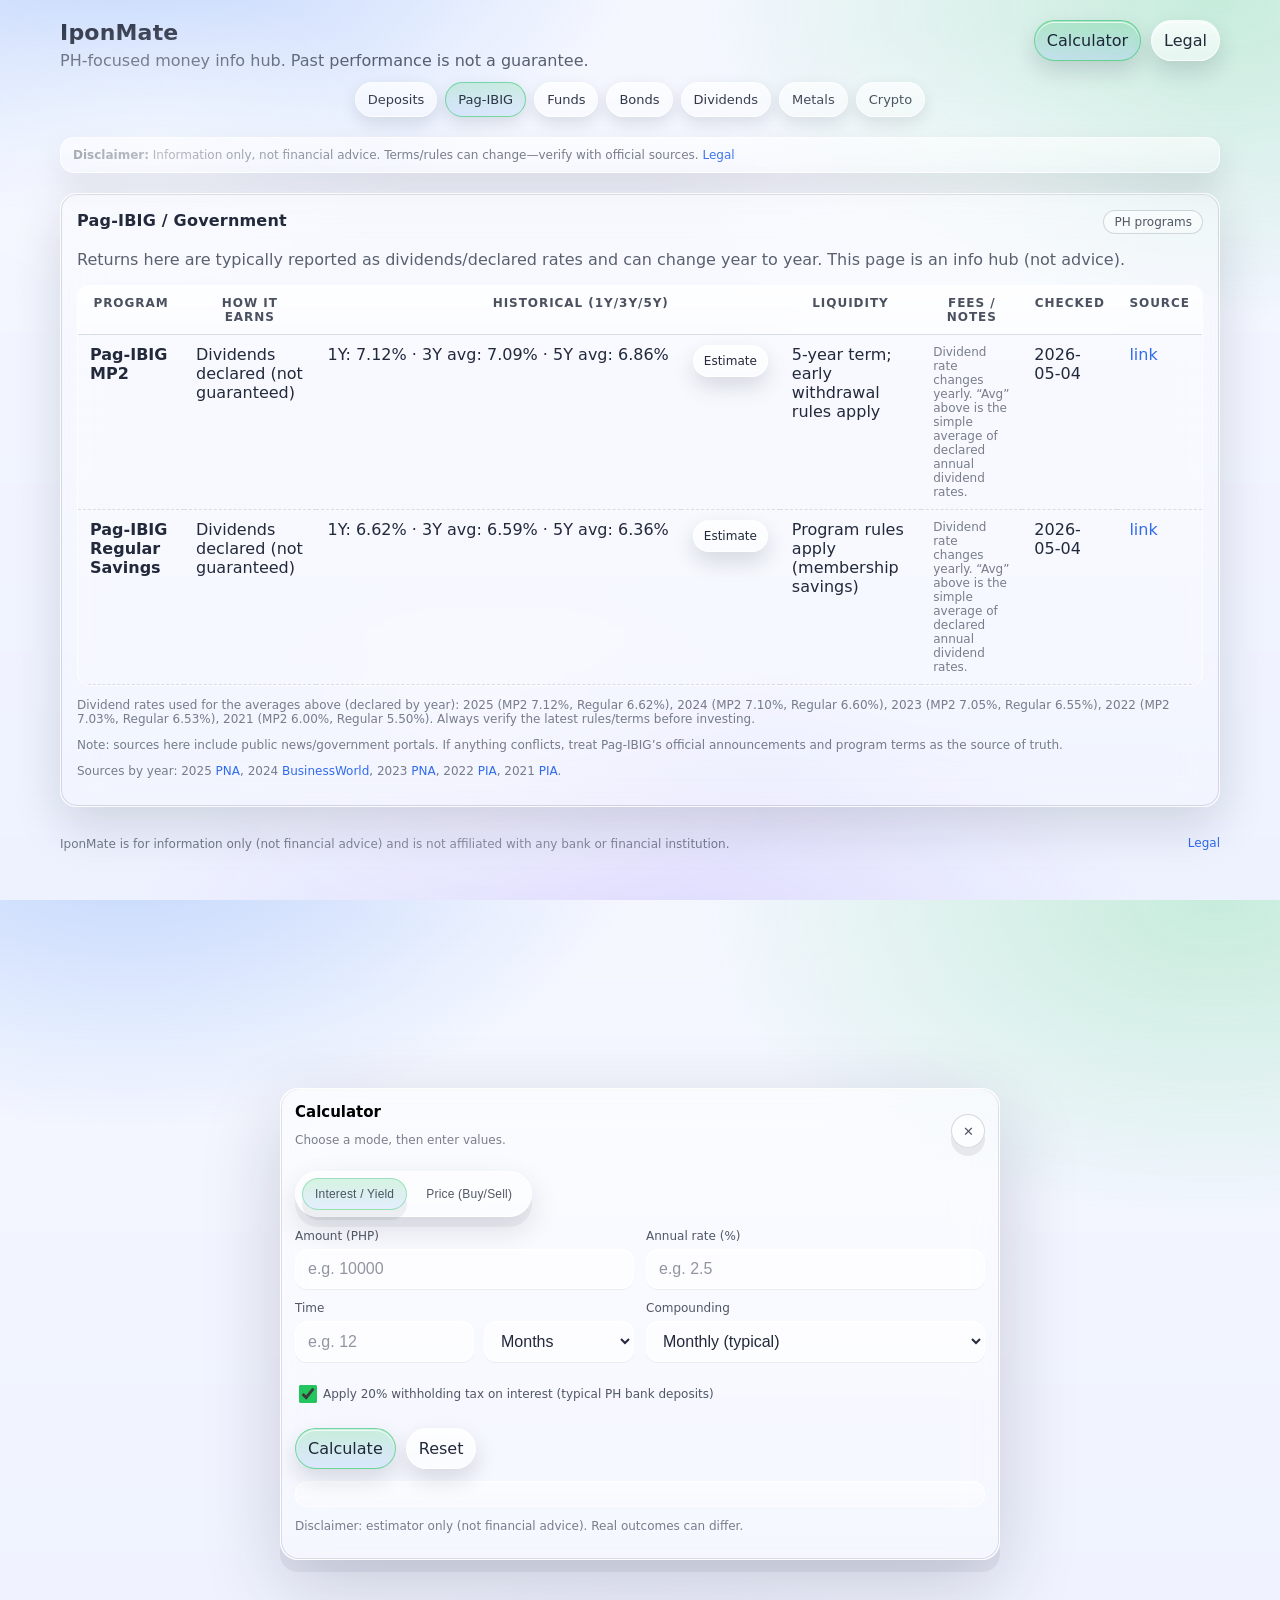
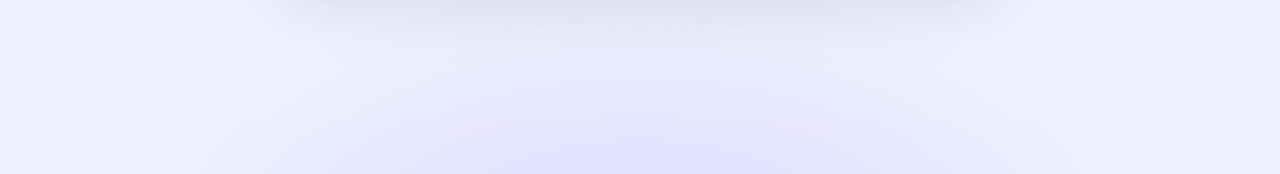
<file: gov.html>
<!doctype html>
<html lang="en">
  <head>
    <meta charset="UTF-8" />
    <meta name="viewport" content="width=device-width, initial-scale=1.0" />
    <title>IponMate — Pag-IBIG / Government Savings</title>
    <meta
      name="description"
      content="Pag-IBIG and government savings/investment programs summary. Past dividends are historical and not guaranteed."
    />
    <meta name="google-site-verification" content="tf8-q1LRWXW8qwPsbBO_5ykaE1w8B9Ft-739cRBVC8I" />
    <meta name="google-adsense-account" content="ca-pub-1708262881645213" />
    <script
      async
      src="https://pagead2.googlesyndication.com/pagead/js/adsbygoogle.js?client=ca-pub-1708262881645213"
      crossorigin="anonymous"
    ></script>
    <meta name="robots" content="index,follow" />
    <meta property="og:type" content="website" />
    <meta property="og:site_name" content="IponMate" />
    <meta property="og:title" content="IponMate — Pag-IBIG / Government Savings" />
    <meta
      property="og:description"
      content="Pag-IBIG MP2 and Regular Savings dividend rates (historical) with notes and estimator. Verify terms with official sources."
    />
    <meta name="twitter:card" content="summary" />
    <meta name="twitter:title" content="IponMate — Pag-IBIG / Government Savings" />
    <meta
      name="twitter:description"
      content="Pag-IBIG MP2 and Regular Savings dividend rates (historical) with notes and estimator. Verify terms with official sources."
    />
    <link rel="icon" href="./favicon.svg" type="image/svg+xml" />
    <link rel="stylesheet" href="./styles.css" />
  </head>
  <body>
    <header class="shell header">
      <div class="header__title">
        <h1>IponMate</h1>
        <p class="muted">PH-focused money info hub. Past performance is not a guarantee.</p>
      </div>
      <nav class="nav" aria-label="Sections">
        <a class="nav__link" href="./index.html">Deposits</a>
        <a class="nav__link nav__link--active" href="./gov.html" aria-current="page">Pag-IBIG</a>
        <a class="nav__link" href="./funds.html">Funds</a>
        <a class="nav__link" href="./bonds.html">Bonds</a>
        <a class="nav__link" href="./dividends.html">Dividends</a>
        <a class="nav__link" href="./metals.html">Metals</a>
        <a class="nav__link" href="./crypto.html">Crypto</a>
      </nav>
      <div class="header__actions">
        <button class="btn btn--primary" type="button" data-open-calc="interest">Calculator</button>
        <a class="btn" href="./legal.html">Legal</a>
      </div>
    </header>

    <div class="shell notice" role="note" aria-label="Disclaimer">
      <p class="muted tiny">
        <strong>Disclaimer:</strong> Information only, not financial advice. Terms/rules can change—verify with official sources.
        <a class="link" href="./legal.html">Legal</a>
      </p>
    </div>

    <main class="shell main">
      <div class="layout">
        <section class="card">
          <div class="card__head">
            <h2>Pag-IBIG / Government</h2>
            <span class="badge badge--meta">PH programs</span>
          </div>

          <p class="muted">
            Returns here are typically reported as dividends/declared rates and can change year to year. This page is an
            info hub (not advice).
          </p>

          <div class="tableWrap" role="region" aria-label="Pag-IBIG and government programs">
            <table class="table table--cards">
              <thead>
                <tr>
                  <th>Program</th>
                  <th>How it earns</th>
                  <th class="num">Historical (1Y/3Y/5Y)</th>
                  <th class="action" aria-label="Calculator"></th>
                  <th>Liquidity</th>
                  <th>Fees / Notes</th>
                  <th>Checked</th>
                  <th>Source</th>
                </tr>
              </thead>
              <tbody>
                <tr>
                  <td data-label="Program"><strong>Pag-IBIG MP2</strong></td>
                  <td data-label="How it earns">Dividends declared (not guaranteed)</td>
                  <td data-label="Historical (1Y/3Y/5Y)" class="num">1Y: 7.12% · 3Y avg: 7.09% · 5Y avg: 6.86%</td>
                  <td data-label="" class="action">
                    <button
                      class="btn rowBtn"
                      type="button"
                      data-open-calc="interest"
                      data-rate="7.12"
                      data-time="5"
                      data-unit="years"
                      data-comp="annually"
                      data-tax="0"
                      data-label="Pag-IBIG MP2 (example)"
                      data-disclaimer="Disclaimer: estimator only (not financial advice). Pag-IBIG dividends are declared and not guaranteed; rules/terms apply."
                    >
                      Estimate
                    </button>
                  </td>
                  <td data-label="Liquidity">5-year term; early withdrawal rules apply</td>
                  <td data-label="Fees / Notes" class="muted tiny">
                    Dividend rate changes yearly. “Avg” above is the simple average of declared annual dividend rates.
                  </td>
                  <td data-label="Checked">2026-05-04</td>
                  <td data-label="Source">
                    <a class="link" href="https://www.pna.gov.ph/articles/1270003" target="_blank" rel="noreferrer noopener">link</a>
                  </td>
                </tr>
                <tr>
                  <td data-label="Program"><strong>Pag-IBIG Regular Savings</strong></td>
                  <td data-label="How it earns">Dividends declared (not guaranteed)</td>
                  <td data-label="Historical (1Y/3Y/5Y)" class="num">1Y: 6.62% · 3Y avg: 6.59% · 5Y avg: 6.36%</td>
                  <td data-label="" class="action">
                    <button
                      class="btn rowBtn"
                      type="button"
                      data-open-calc="interest"
                      data-rate="6.62"
                      data-time="12"
                      data-unit="months"
                      data-comp="annually"
                      data-tax="0"
                      data-label="Pag-IBIG Regular Savings (example)"
                      data-disclaimer="Disclaimer: estimator only (not financial advice). Dividends are declared and not guaranteed; program rules apply."
                    >
                      Estimate
                    </button>
                  </td>
                  <td data-label="Liquidity">Program rules apply (membership savings)</td>
                  <td data-label="Fees / Notes" class="muted tiny">
                    Dividend rate changes yearly. “Avg” above is the simple average of declared annual dividend rates.
                  </td>
                  <td data-label="Checked">2026-05-04</td>
                  <td data-label="Source">
                    <a class="link" href="https://www.pna.gov.ph/articles/1270003" target="_blank" rel="noreferrer noopener">link</a>
                  </td>
                </tr>
              </tbody>
            </table>
          </div>

          <p class="muted tiny">
            Dividend rates used for the averages above (declared by year): 2025 (MP2 7.12%, Regular 6.62%), 2024 (MP2
            7.10%, Regular 6.60%), 2023 (MP2 7.05%, Regular 6.55%), 2022 (MP2 7.03%, Regular 6.53%), 2021 (MP2 6.00%,
            Regular 5.50%). Always verify the latest rules/terms before investing.
          </p>
          <p class="muted tiny">
            Note: sources here include public news/government portals. If anything conflicts, treat Pag-IBIG’s official
            announcements and program terms as the source of truth.
          </p>
          <p class="muted tiny">
            Sources by year: 2025 <a class="link" href="https://www.pna.gov.ph/articles/1270003" target="_blank" rel="noreferrer noopener">PNA</a>,
            2024 <a class="link" href="https://www.bworldonline.com/spotlight/2025/02/27/656005/pag-ibig-fund-announces-record-%E2%82%B155-65-b-dividend-in-2024-regular-savings-earn-6-6-mp2-yields-7-1/" target="_blank" rel="noreferrer noopener">BusinessWorld</a>,
            2023 <a class="link" href="https://www.pna.gov.ph/articles/1219691" target="_blank" rel="noreferrer noopener">PNA</a>,
            2022 <a class="link" href="https://mirror.pia.gov.ph/news/2023/03/28/pag-ibig-fund-posted-best-performing-year-in-2022" target="_blank" rel="noreferrer noopener">PIA</a>,
            2021 <a class="link" href="https://mirror.pia.gov.ph/press-releases/2022/03/14/pag-ibig-declares-record-high-p3179b-as-2021-dividends-regular-savings-at-55-mp2-at-6" target="_blank" rel="noreferrer noopener">PIA</a>.
          </p>
        </section>

      </div>
    </main>

    <footer class="shell footer">
      <div class="footer__left">
        <span class="tiny muted">IponMate is for information only (not financial advice) and is not affiliated with any bank or financial institution.</span>
      </div>
      <div class="footer__right">
        <a class="link tiny" href="./legal.html">Legal</a>
      </div>
    </footer>

    <script src="./calc.js"></script>
  </body>
</html>
</file>
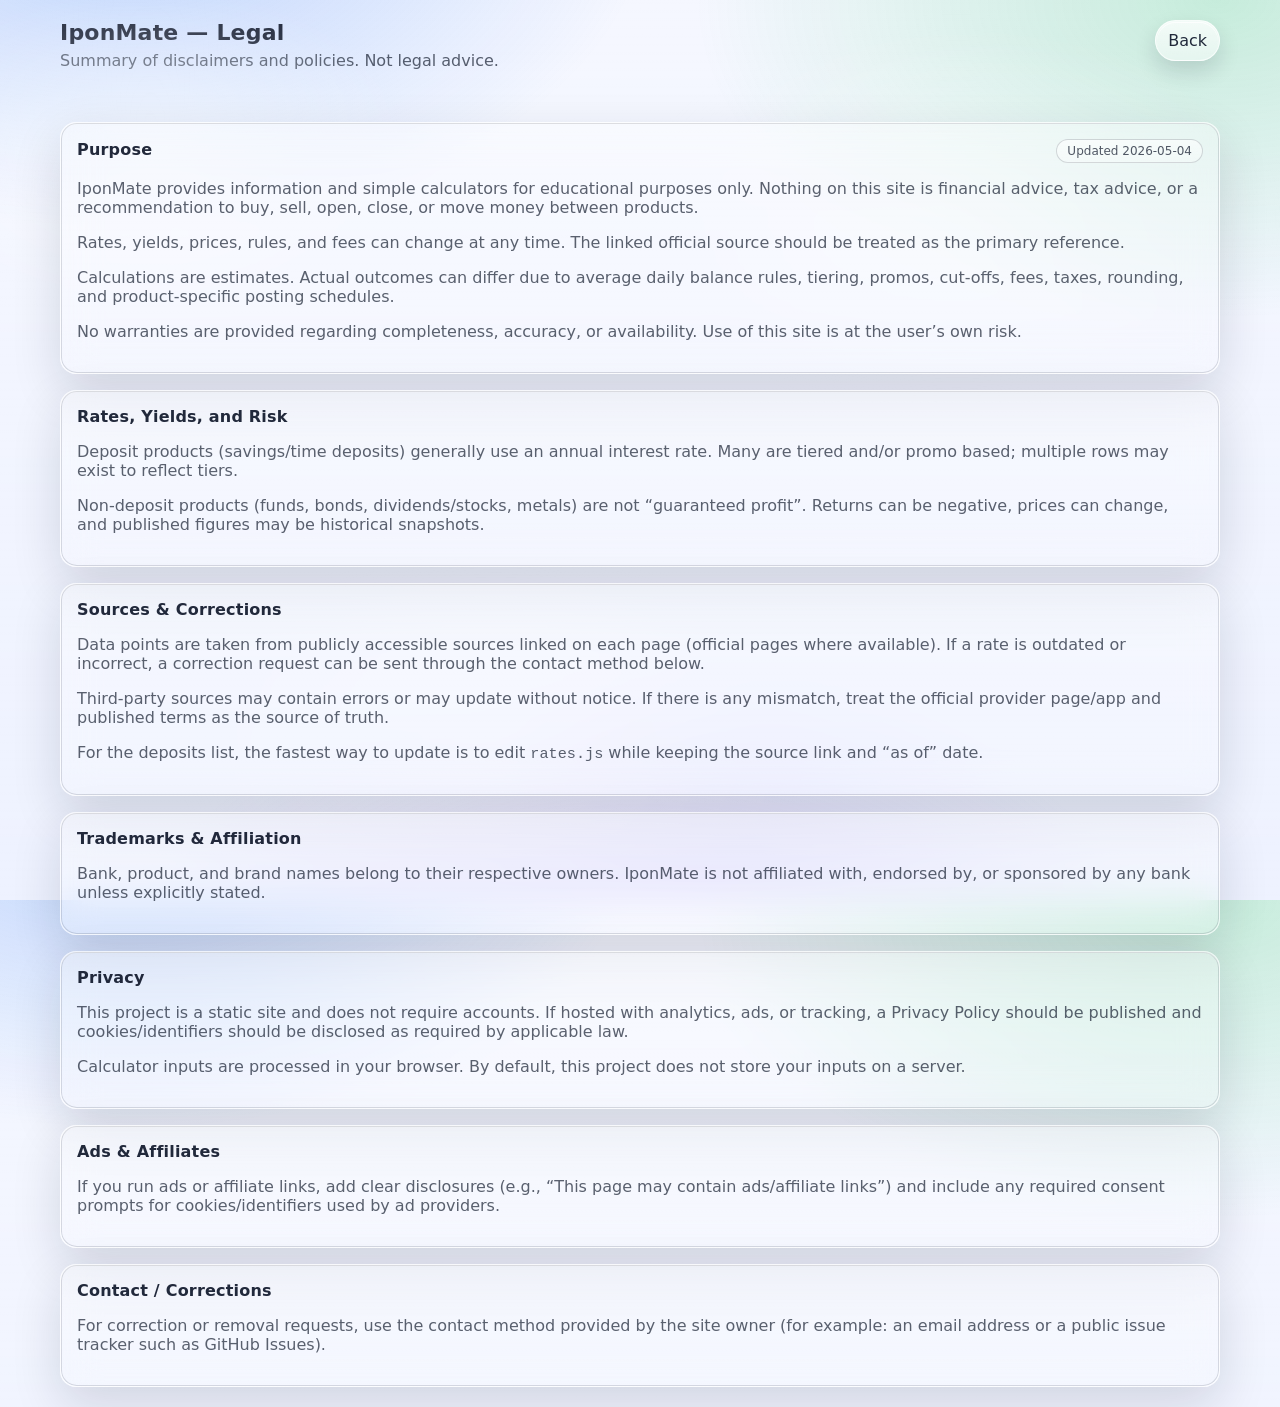
<file: legal.html>
<!doctype html>
<html lang="en">
  <head>
    <meta charset="UTF-8" />
    <meta name="viewport" content="width=device-width, initial-scale=1.0" />
    <title>IponMate — Legal</title>
    <meta
      name="description"
      content="IponMate legal page: disclaimers, sources, corrections, privacy, and ads/affiliate disclosure guidance."
    />
    <meta name="google-site-verification" content="tf8-q1LRWXW8qwPsbBO_5ykaE1w8B9Ft-739cRBVC8I" />
    <meta name="google-adsense-account" content="ca-pub-1708262881645213" />
    <script
      async
      src="https://pagead2.googlesyndication.com/pagead/js/adsbygoogle.js?client=ca-pub-1708262881645213"
      crossorigin="anonymous"
    ></script>
    <meta name="robots" content="index,follow" />
    <meta property="og:type" content="website" />
    <meta property="og:site_name" content="IponMate" />
    <meta property="og:title" content="IponMate — Legal" />
    <meta
      property="og:description"
      content="Disclaimers, sources, corrections, privacy, and ads/affiliate disclosure guidance for IponMate."
    />
    <meta name="twitter:card" content="summary" />
    <meta name="twitter:title" content="IponMate — Legal" />
    <meta
      name="twitter:description"
      content="Disclaimers, sources, corrections, privacy, and ads/affiliate disclosure guidance for IponMate."
    />
    <link rel="icon" href="./favicon.svg" type="image/svg+xml" />
    <link rel="stylesheet" href="./styles.css" />
  </head>
  <body>
    <header class="shell header">
      <div class="header__title">
        <h1>IponMate — Legal</h1>
        <p class="muted">Summary of disclaimers and policies. Not legal advice.</p>
      </div>
      <div class="header__actions">
        <a class="btn" href="./index.html">Back</a>
      </div>
    </header>

    <main class="shell main">
      <section class="card">
        <div class="card__head">
          <h2>Purpose</h2>
          <span class="badge badge--meta">Updated 2026-05-04</span>
        </div>
        <p class="muted">
          IponMate provides information and simple calculators for educational purposes only. Nothing on this site is
          financial advice, tax advice, or a recommendation to buy, sell, open, close, or move money between products.
        </p>
        <p class="muted">
          Rates, yields, prices, rules, and fees can change at any time. The linked official source should be treated as
          the primary reference.
        </p>
        <p class="muted">
          Calculations are estimates. Actual outcomes can differ due to average daily balance rules, tiering, promos,
          cut-offs, fees, taxes, rounding, and product-specific posting schedules.
        </p>
        <p class="muted">
          No warranties are provided regarding completeness, accuracy, or availability. Use of this site is at the
          user’s own risk.
        </p>
      </section>

      <section class="card">
        <div class="card__head">
          <h2>Rates, Yields, and Risk</h2>
        </div>
        <p class="muted">
          Deposit products (savings/time deposits) generally use an annual interest rate. Many are tiered and/or promo
          based; multiple rows may exist to reflect tiers.
        </p>
        <p class="muted">
          Non-deposit products (funds, bonds, dividends/stocks, metals) are not “guaranteed profit”. Returns can be
          negative, prices can change, and published figures may be historical snapshots.
        </p>
      </section>

      <section class="card">
        <div class="card__head">
          <h2>Sources & Corrections</h2>
        </div>
        <p class="muted">
          Data points are taken from publicly accessible sources linked on each page (official pages where available).
          If a rate is outdated or incorrect, a correction request can be sent through the contact method below.
        </p>
        <p class="muted">
          Third-party sources may contain errors or may update without notice. If there is any mismatch, treat the
          official provider page/app and published terms as the source of truth.
        </p>
        <p class="muted">
          For the deposits list, the fastest way to update is to edit <code>rates.js</code> while keeping the source link
          and “as of” date.
        </p>
      </section>

      <section class="card">
        <div class="card__head">
          <h2>Trademarks & Affiliation</h2>
        </div>
        <p class="muted">
          Bank, product, and brand names belong to their respective owners. IponMate is not affiliated with, endorsed by,
          or sponsored by any bank unless explicitly stated.
        </p>
      </section>

      <section class="card">
        <div class="card__head">
          <h2>Privacy</h2>
        </div>
        <p class="muted">
          This project is a static site and does not require accounts. If hosted with analytics, ads, or tracking, a
          Privacy Policy should be published and cookies/identifiers should be disclosed as required by applicable law.
        </p>
        <p class="muted">
          Calculator inputs are processed in your browser. By default, this project does not store your inputs on a
          server.
        </p>
      </section>

      <section class="card">
        <div class="card__head">
          <h2>Ads & Affiliates</h2>
        </div>
        <p class="muted">
          If you run ads or affiliate links, add clear disclosures (e.g., “This page may contain ads/affiliate links”)
          and include any required consent prompts for cookies/identifiers used by ad providers.
        </p>
      </section>

      <section class="card">
        <div class="card__head">
          <h2>Contact / Corrections</h2>
        </div>
        <p class="muted">
          For correction or removal requests, use the contact method provided by the site owner (for example: an email
          address or a public issue tracker such as GitHub Issues).
        </p>
      </section>
    </main>
  </body>
</html>
</file>
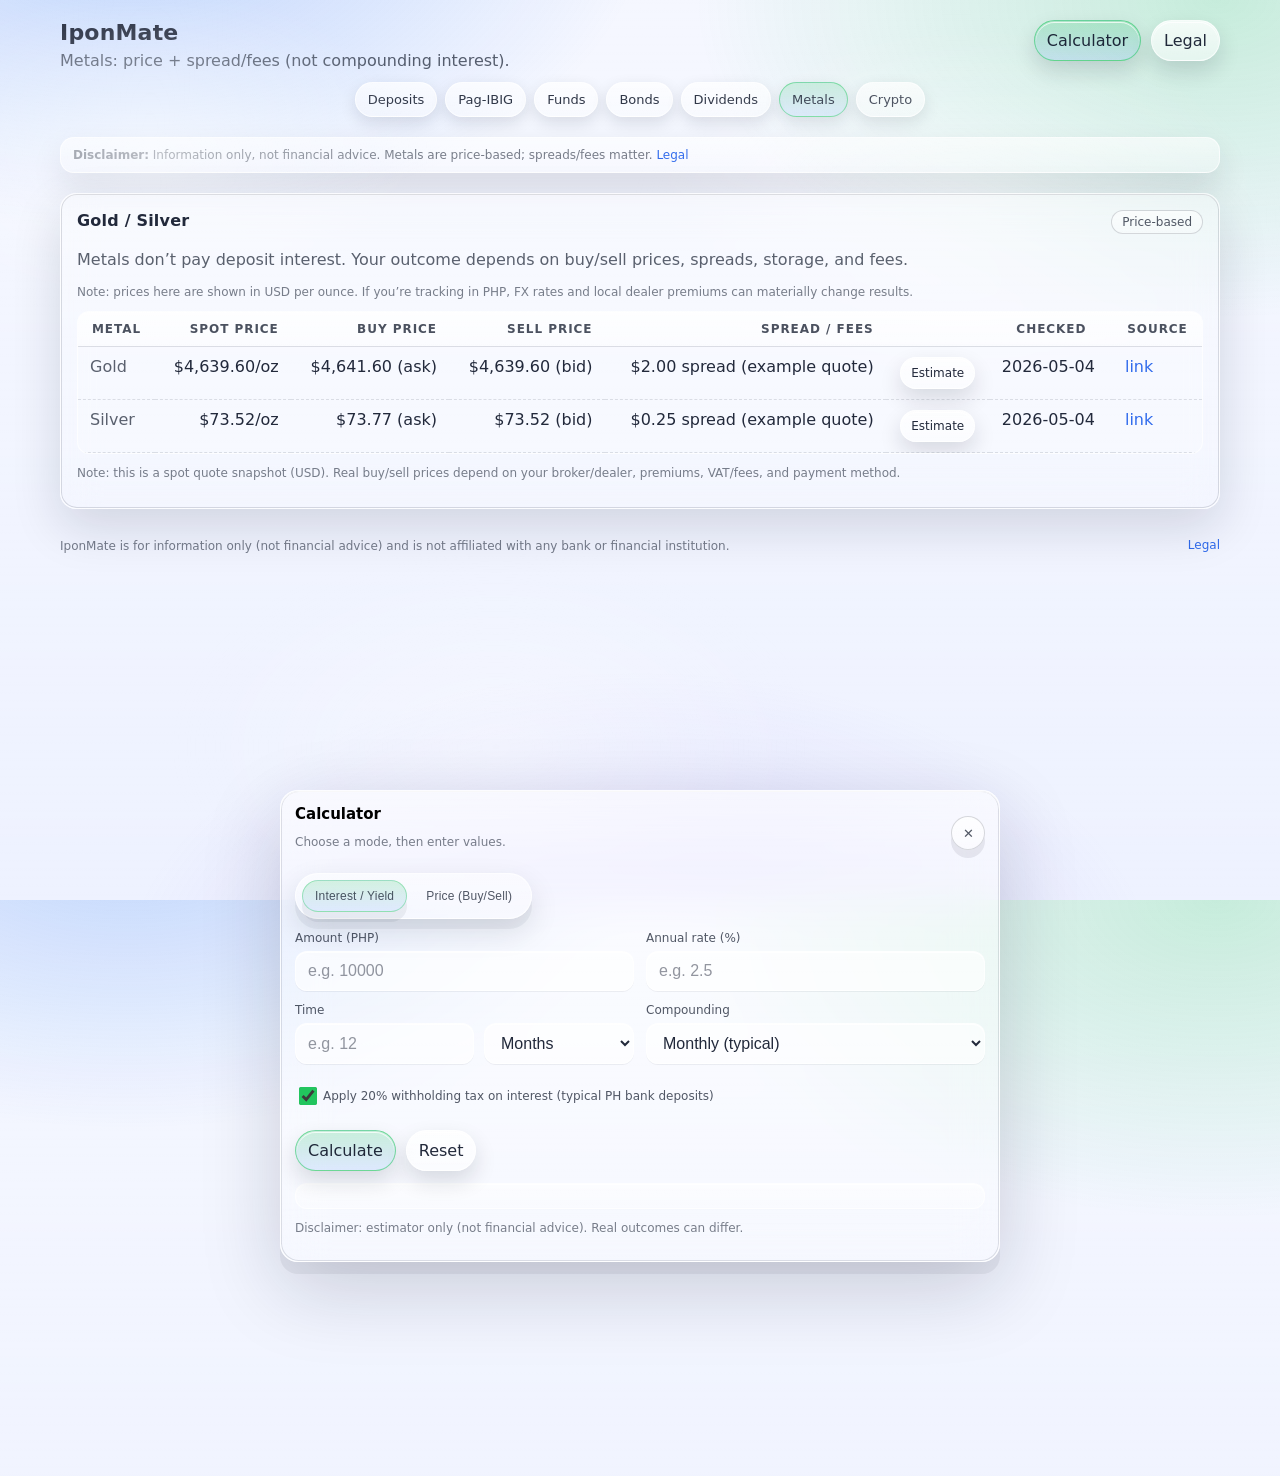
<file: metals.html>
<!doctype html>
<html lang="en">
  <head>
    <meta charset="UTF-8" />
    <meta name="viewport" content="width=device-width, initial-scale=1.0" />
    <title>IponMate — Metals (Gold / Silver)</title>
    <meta
      name="description"
      content="Gold and silver overview. Metals do not compound like deposits; spreads/fees matter."
    />
    <meta name="google-site-verification" content="tf8-q1LRWXW8qwPsbBO_5ykaE1w8B9Ft-739cRBVC8I" />
    <meta name="google-adsense-account" content="ca-pub-1708262881645213" />
    <script
      async
      src="https://pagead2.googlesyndication.com/pagead/js/adsbygoogle.js?client=ca-pub-1708262881645213"
      crossorigin="anonymous"
    ></script>
    <meta name="robots" content="index,follow" />
    <meta property="og:type" content="website" />
    <meta property="og:site_name" content="IponMate" />
    <meta property="og:title" content="IponMate — Metals (Gold / Silver)" />
    <meta
      property="og:description"
      content="Gold and silver spot price snapshots with a buy/sell spread estimator. Prices and fees vary by dealer."
    />
    <meta name="twitter:card" content="summary" />
    <meta name="twitter:title" content="IponMate — Metals (Gold / Silver)" />
    <meta
      name="twitter:description"
      content="Gold and silver spot price snapshots with a buy/sell spread estimator. Prices and fees vary by dealer."
    />
    <link rel="icon" href="./favicon.svg" type="image/svg+xml" />
    <link rel="stylesheet" href="./styles.css" />
  </head>
  <body>
    <header class="shell header">
      <div class="header__title">
        <h1>IponMate</h1>
        <p class="muted">Metals: price + spread/fees (not compounding interest).</p>
      </div>
      <nav class="nav" aria-label="Sections">
        <a class="nav__link" href="./index.html">Deposits</a>
        <a class="nav__link" href="./gov.html">Pag-IBIG</a>
        <a class="nav__link" href="./funds.html">Funds</a>
        <a class="nav__link" href="./bonds.html">Bonds</a>
        <a class="nav__link" href="./dividends.html">Dividends</a>
        <a class="nav__link nav__link--active" href="./metals.html" aria-current="page">Metals</a>
        <a class="nav__link" href="./crypto.html">Crypto</a>
      </nav>
      <div class="header__actions">
        <button class="btn btn--primary" type="button" data-open-calc="price">Calculator</button>
        <a class="btn" href="./legal.html">Legal</a>
      </div>
    </header>

    <div class="shell notice" role="note" aria-label="Disclaimer">
      <p class="muted tiny">
        <strong>Disclaimer:</strong> Information only, not financial advice. Metals are price-based; spreads/fees matter.
        <a class="link" href="./legal.html">Legal</a>
      </p>
    </div>

    <main class="shell main">
      <div class="layout">
        <section class="card">
          <div class="card__head">
            <h2>Gold / Silver</h2>
            <span class="badge badge--meta">Price-based</span>
          </div>

          <p class="muted">
            Metals don’t pay deposit interest. Your outcome depends on buy/sell prices, spreads, storage, and fees.
          </p>
          <p class="muted tiny">
            Note: prices here are shown in USD per ounce. If you’re tracking in PHP, FX rates and local dealer premiums
            can materially change results.
          </p>

          <div class="tableWrap" role="region" aria-label="Gold and silver fields">
            <table class="table table--cards">
              <thead>
                <tr>
                  <th>Metal</th>
                  <th class="num">Spot price</th>
                  <th class="num">Buy price</th>
                  <th class="num">Sell price</th>
                  <th class="num">Spread / Fees</th>
                  <th class="action" aria-label="Calculator"></th>
                  <th>Checked</th>
                  <th>Source</th>
                </tr>
              </thead>
              <tbody>
                <tr>
                  <td data-label="Metal" class="muted">Gold</td>
                  <td data-label="Spot price" class="num">$4,639.60/oz</td>
                  <td data-label="Buy price" class="num">$4,641.60 (ask)</td>
                  <td data-label="Sell price" class="num">$4,639.60 (bid)</td>
                  <td data-label="Spread / Fees" class="num">$2.00 spread (example quote)</td>
                  <td data-label="" class="action">
                    <button
                      class="btn rowBtn"
                      type="button"
                      data-open-calc="price"
                      data-currency="USD"
                      data-qty="1"
                      data-buy="4641.60"
                      data-sell="4639.60"
                      data-fees="0"
                      data-label="Gold (per oz) — example quote"
                      data-disclaimer="Disclaimer: estimator only (not financial advice). Real dealer premiums, spreads, VAT/fees, and FX can change results."
                    >
                      Estimate
                    </button>
                  </td>
                  <td data-label="Checked">2026-05-04</td>
                  <td data-label="Source">
                    <a class="link" href="https://www.kitco.com/price/precious-metals?Symbol=GOLD" target="_blank" rel="noreferrer noopener">link</a>
                  </td>
                </tr>
                <tr>
                  <td data-label="Metal" class="muted">Silver</td>
                  <td data-label="Spot price" class="num">$73.52/oz</td>
                  <td data-label="Buy price" class="num">$73.77 (ask)</td>
                  <td data-label="Sell price" class="num">$73.52 (bid)</td>
                  <td data-label="Spread / Fees" class="num">$0.25 spread (example quote)</td>
                  <td data-label="" class="action">
                    <button
                      class="btn rowBtn"
                      type="button"
                      data-open-calc="price"
                      data-currency="USD"
                      data-qty="1"
                      data-buy="73.77"
                      data-sell="73.52"
                      data-fees="0"
                      data-label="Silver (per oz) — example quote"
                      data-disclaimer="Disclaimer: estimator only (not financial advice). Premiums/spreads/fees vary by dealer."
                    >
                      Estimate
                    </button>
                  </td>
                  <td data-label="Checked">2026-05-04</td>
                  <td data-label="Source">
                    <a class="link" href="https://www.kitco.com/price/precious-metals?Symbol=SILVER" target="_blank" rel="noreferrer noopener">link</a>
                  </td>
                </tr>
              </tbody>
            </table>
          </div>

          <p class="muted tiny">
            Note: this is a spot quote snapshot (USD). Real buy/sell prices depend on your broker/dealer, premiums, VAT/fees,
            and payment method.
          </p>
        </section>

      </div>
    </main>

    <footer class="shell footer">
      <div class="footer__left">
        <span class="tiny muted">IponMate is for information only (not financial advice) and is not affiliated with any bank or financial institution.</span>
      </div>
      <div class="footer__right">
        <a class="link tiny" href="./legal.html">Legal</a>
      </div>
    </footer>

    <script src="./calc.js"></script>
  </body>
</html>
</file>
<file: styles.css>
:root {
  /* Liquid-glass (iOS-ish) + playful cartoon “pop” */
  --bg: #eef2ff;
  --card: rgba(255, 255, 255, 0.36);
  --card2: rgba(255, 255, 255, 0.22);
  --border: rgba(255, 255, 255, 0.6);
  --outline: rgba(15, 23, 42, 0.14);
  --text: rgba(15, 23, 42, 0.92);
  --muted: rgba(15, 23, 42, 0.68);
  --muted2: rgba(15, 23, 42, 0.55);
  --accent: #22c55e;
  --accent2: #3b82f6;
  --accent3: #a78bfa;
  --danger: #fb7185;
  --shadow: 0 22px 60px rgba(15, 23, 42, 0.12);
  --shadow-pop: 0 10px 0 rgba(15, 23, 42, 0.08);
  --radius: 16px;
  --radius2: 12px;
  --mono: ui-monospace, SFMono-Regular, Menlo, Monaco, Consolas, "Liberation Mono", "Courier New", monospace;
  --sans: ui-sans-serif, system-ui, -apple-system, Segoe UI, Roboto, Helvetica, Arial, "Apple Color Emoji",
    "Segoe UI Emoji";
}

* {
  box-sizing: border-box;
}

html,
body {
  height: 100%;
}

html {
  -webkit-text-size-adjust: 100%;
  text-size-adjust: 100%;
}

.srOnly {
  position: absolute;
  width: 1px;
  height: 1px;
  padding: 0;
  margin: -1px;
  overflow: hidden;
  clip: rect(0, 0, 0, 0);
  white-space: nowrap;
  border: 0;
}

body {
  margin: 0;
  font-family: var(--sans);
  color: var(--text);
  background:
    radial-gradient(900px 550px at 10% -10%, rgba(59, 130, 246, 0.3), transparent 58%),
    radial-gradient(900px 550px at 95% 0%, rgba(34, 197, 94, 0.22), transparent 58%),
    radial-gradient(900px 550px at 50% 110%, rgba(167, 139, 250, 0.26), transparent 58%),
    linear-gradient(180deg, rgba(255, 255, 255, 0.42), rgba(255, 255, 255, 0)),
    var(--bg);
}

body::before {
  content: "";
  position: fixed;
  inset: -80px;
  pointer-events: none;
  background:
    radial-gradient(420px 260px at 16% 22%, rgba(255, 255, 255, 0.7), rgba(255, 255, 255, 0) 65%),
    radial-gradient(520px 320px at 72% 28%, rgba(255, 255, 255, 0.55), rgba(255, 255, 255, 0) 62%),
    radial-gradient(520px 320px at 40% 78%, rgba(255, 255, 255, 0.5), rgba(255, 255, 255, 0) 62%);
  filter: blur(10px) saturate(1.15);
  opacity: 0.72;
  transform: translateZ(0);
}

.shell {
  max-width: 1200px;
  margin: 0 auto;
  padding: 20px;
}

.header {
  display: grid;
  grid-template-columns: 1fr auto;
  grid-template-areas: "title actions" "nav nav";
  align-items: start;
  column-gap: 16px;
  row-gap: 12px;
}

.header__title {
  grid-area: title;
}

.header__actions {
  grid-area: actions;
  justify-self: end;
  display: flex;
  gap: 10px;
  flex-wrap: wrap;
  justify-content: flex-end;
}

.nav {
  grid-area: nav;
  display: flex;
  gap: 8px;
  flex-wrap: wrap;
  align-items: center;
  justify-content: center;
}

.nav__link {
  display: inline-flex;
  align-items: center;
  justify-content: center;
  border-radius: 999px;
  padding: 9px 12px;
  border: 1px solid rgba(255, 255, 255, 0.72);
  background: linear-gradient(180deg, rgba(255, 255, 255, 0.72), rgba(255, 255, 255, 0.38));
  color: rgba(15, 23, 42, 0.86);
  text-decoration: none;
  font-size: 13px;
  box-shadow: 0 6px 16px rgba(15, 23, 42, 0.12);
  transition: background 120ms ease, border-color 120ms ease, box-shadow 120ms ease;
  touch-action: manipulation;
  -webkit-tap-highlight-color: transparent;
}

.nav__link:hover {
  border-color: rgba(255, 255, 255, 0.92);
  background: linear-gradient(180deg, rgba(255, 255, 255, 0.82), rgba(255, 255, 255, 0.44));
  box-shadow: 0 10px 22px rgba(15, 23, 42, 0.14);
}

.nav__link:active {
  box-shadow: 0 6px 16px rgba(15, 23, 42, 0.12);
}

.nav__link--active {
  border-color: rgba(34, 197, 94, 0.52);
  background: linear-gradient(180deg, rgba(34, 197, 94, 0.18), rgba(59, 130, 246, 0.12));
}

.header__title h1 {
  margin: 0;
  font-size: 22px;
  letter-spacing: 0.2px;
}

.header__title p {
  margin: 6px 0 0;
}

.main {
  display: grid;
  grid-template-columns: 1fr;
  gap: 16px;
  align-items: start;
}

.layout {
  display: grid;
  grid-template-columns: 1fr;
  gap: 16px;
  align-items: start;
}

.card {
  background: linear-gradient(180deg, var(--card), var(--card2));
  border: 1px solid var(--border);
  border-radius: var(--radius);
  box-shadow: 0 18px 50px rgba(15, 23, 42, 0.14);
  padding: 16px;
  position: relative;
  overflow: hidden;
  transform: translateZ(0);
}

.card::before {
  content: "";
  position: absolute;
  inset: 0;
  pointer-events: none;
  border-radius: inherit;
  box-shadow: inset 0 1px 0 rgba(255, 255, 255, 0.75);
  opacity: 0.95;
}

.card::after {
  content: "";
  position: absolute;
  inset: 0;
  pointer-events: none;
  border-radius: inherit;
  box-shadow: inset 0 0 0 1px var(--outline);
}

@supports ((backdrop-filter: blur(10px)) or (-webkit-backdrop-filter: blur(10px))) {
  .card {
    backdrop-filter: blur(18px);
    -webkit-backdrop-filter: blur(18px);
  }
}

.card__head {
  display: flex;
  align-items: baseline;
  justify-content: space-between;
  gap: 12px;
  margin-bottom: 12px;
}

.card__head--spaced {
  margin-top: 14px;
}

.card__titleRow {
  display: flex;
  align-items: baseline;
  gap: 10px;
  flex-wrap: wrap;
}

.card__head h2 {
  margin: 0;
  font-size: 16px;
  letter-spacing: 0.2px;
}

.muted {
  color: var(--muted);
}

.tiny {
  font-size: 12px;
  color: var(--muted2);
}

.rates__tools {
  display: flex;
  gap: 10px;
  flex-wrap: wrap;
  justify-content: flex-end;
}

.badge {
  display: inline-flex;
  align-items: center;
  padding: 4px 10px;
  border-radius: 999px;
  font-size: 12px;
  border: 1px solid rgba(255, 255, 255, 0.65);
  background: linear-gradient(180deg, rgba(255, 255, 255, 0.6), rgba(255, 255, 255, 0.3));
  color: rgba(15, 23, 42, 0.88);
  white-space: nowrap;
}

.badge--td {
  border-color: rgba(59, 130, 246, 0.38);
  background: linear-gradient(180deg, rgba(59, 130, 246, 0.18), rgba(167, 139, 250, 0.12));
}

.badge--sav {
  border-color: rgba(34, 197, 94, 0.32);
  background: linear-gradient(180deg, rgba(34, 197, 94, 0.16), rgba(59, 130, 246, 0.1));
}

.badge--meta {
  border-color: rgba(15, 23, 42, 0.16);
  background: linear-gradient(180deg, rgba(255, 255, 255, 0.62), rgba(255, 255, 255, 0.3));
  color: rgba(15, 23, 42, 0.72);
}

.input,
.select,
.textarea {
  width: 100%;
  border-radius: 12px;
  border: 1px solid rgba(255, 255, 255, 0.65);
  background: rgba(255, 255, 255, 0.62);
  color: var(--text);
  font-size: 16px;
  padding: 10px 12px;
  outline: none;
  box-shadow: inset 0 1px 0 rgba(255, 255, 255, 0.85), 0 1px 0 rgba(15, 23, 42, 0.06);
}

.input::placeholder,
.textarea::placeholder {
  color: rgba(15, 23, 42, 0.45);
}

.input:focus,
.select:focus,
.textarea:focus {
  border-color: rgba(59, 130, 246, 0.55);
  box-shadow: 0 0 0 3px rgba(59, 130, 246, 0.18), inset 0 1px 0 rgba(255, 255, 255, 0.85);
}

.btn:focus-visible,
.iconBtn:focus-visible,
.link:focus-visible,
.nav__link:focus-visible,
.segmented__btn:focus-visible,
.input:focus-visible,
.select:focus-visible,
.textarea:focus-visible {
  outline: 3px solid rgba(59, 130, 246, 0.35);
  outline-offset: 2px;
}

.textarea {
  font-family: var(--mono);
  font-size: 16px;
  line-height: 1.35;
  resize: vertical;
}

.btn {
  display: inline-flex;
  align-items: center;
  justify-content: center;
  gap: 8px;
  border-radius: 999px;
  border: 1px solid rgba(255, 255, 255, 0.72);
  background: linear-gradient(180deg, rgba(255, 255, 255, 0.78), rgba(255, 255, 255, 0.46));
  color: var(--text);
  padding: 10px 12px;
  cursor: pointer;
  font: inherit;
  text-decoration: none;
  transition: background 120ms ease, border-color 120ms ease, box-shadow 120ms ease;
  user-select: none;
  box-shadow: 0 10px 22px rgba(15, 23, 42, 0.14);
  position: relative;
  touch-action: manipulation;
  -webkit-tap-highlight-color: transparent;
}

.btn::before {
  content: "";
  position: absolute;
  inset: 1px;
  border-radius: inherit;
  pointer-events: none;
  box-shadow: inset 0 1px 0 rgba(255, 255, 255, 0.78);
  opacity: 0.95;
}

.btn:hover {
  border-color: rgba(255, 255, 255, 0.9);
  background: linear-gradient(180deg, rgba(255, 255, 255, 0.86), rgba(255, 255, 255, 0.52));
  box-shadow: 0 14px 30px rgba(15, 23, 42, 0.16);
}

.btn:active {
  box-shadow: 0 10px 22px rgba(15, 23, 42, 0.14);
}

.btn--primary {
  border-color: rgba(34, 197, 94, 0.55);
  background: linear-gradient(180deg, rgba(34, 197, 94, 0.22), rgba(59, 130, 246, 0.14));
}

.btn--primary:hover {
  border-color: rgba(34, 197, 94, 0.72);
  background: linear-gradient(180deg, rgba(34, 197, 94, 0.28), rgba(59, 130, 246, 0.16));
}

.btn--danger {
  border-color: rgba(251, 113, 133, 0.65);
  background: linear-gradient(180deg, rgba(251, 113, 133, 0.22), rgba(167, 139, 250, 0.14));
}

.btn--danger:hover {
  border-color: rgba(251, 113, 133, 0.8);
  background: linear-gradient(180deg, rgba(251, 113, 133, 0.28), rgba(167, 139, 250, 0.16));
}

.btn--file {
  display: inline-flex;
  align-items: center;
  gap: 10px;
}

.tableWrap {
  overflow: auto;
  border: 1px solid rgba(255, 255, 255, 0.65);
  border-radius: var(--radius2);
  background: rgba(255, 255, 255, 0.2);
  box-shadow: inset 0 1px 0 rgba(255, 255, 255, 0.7);
  position: relative;
}

.table {
  width: 100%;
  border-collapse: collapse;
  min-width: 780px;
}

.table th,
.table td {
  padding: 10px 12px;
  border-bottom: 1px dashed rgba(15, 23, 42, 0.12);
  vertical-align: top;
}

.table thead th {
  position: sticky;
  top: 0;
  z-index: 1;
  background: linear-gradient(180deg, rgba(255, 255, 255, 0.76), rgba(255, 255, 255, 0.44));
  border-bottom: 1px solid rgba(15, 23, 42, 0.12);
  font-size: 12px;
  text-transform: uppercase;
  letter-spacing: 0.08em;
  color: rgba(15, 23, 42, 0.75);
}

.table tbody tr:hover {
  background: rgba(255, 255, 255, 0.34);
}

.table td.num,
.table th.num {
  text-align: right;
  white-space: nowrap;
  font-variant-numeric: tabular-nums;
}

.table td.action,
.table th.action {
  text-align: center;
  white-space: nowrap;
}

.link {
  color: rgba(37, 99, 235, 0.95);
  text-decoration: none;
}

.link:hover {
  text-decoration: underline;
}

.rowBtn {
  font-size: 12px;
  padding: 8px 10px;
  border-radius: 999px;
}

.grid {
  display: grid;
  grid-template-columns: repeat(2, minmax(0, 1fr));
  gap: 12px;
}

.grid--dialog {
  grid-template-columns: 1fr 1fr;
}

.field {
  display: grid;
  gap: 6px;
}

.field > span {
  font-size: 12px;
  color: rgba(15, 23, 42, 0.72);
}

.field__row {
  display: grid;
  grid-template-columns: 1fr 150px;
  gap: 10px;
}

.field--checkbox {
  grid-column: 1 / -1;
  align-items: center;
  grid-template-columns: 18px 1fr;
  gap: 10px;
  padding: 8px 0;
}

.field--checkbox input {
  width: 18px;
  height: 18px;
  accent-color: var(--accent);
}

.actions {
  display: flex;
  gap: 10px;
  align-items: center;
  justify-content: flex-start;
  flex-wrap: wrap;
  grid-column: 1 / -1;
  margin-top: 2px;
}

.actions--spread {
  justify-content: space-between;
}

.results {
  margin-top: 12px;
  padding: 12px;
  border-radius: var(--radius2);
  border: 1px solid rgba(255, 255, 255, 0.65);
  background: linear-gradient(180deg, rgba(255, 255, 255, 0.6), rgba(255, 255, 255, 0.28));
  box-shadow: inset 0 1px 0 rgba(255, 255, 255, 0.75);
}

.emptyState {
  padding: 18px 12px;
  text-align: center;
}

.emptyState strong {
  display: block;
  margin-bottom: 6px;
}

.emptyState .actions {
  justify-content: center;
  margin-top: 10px;
}

.results__grid {
  display: grid;
  grid-template-columns: repeat(2, minmax(0, 1fr));
  gap: 10px;
}

.kpi {
  padding: 10px;
  border-radius: 12px;
  border: 1px solid rgba(255, 255, 255, 0.65);
  background: rgba(255, 255, 255, 0.42);
  box-shadow: inset 0 1px 0 rgba(255, 255, 255, 0.72);
}

.kpi__label {
  font-size: 12px;
  color: rgba(15, 23, 42, 0.65);
}

.kpi__value {
  margin-top: 4px;
  font-size: 16px;
  font-weight: 650;
  letter-spacing: 0.2px;
  font-variant-numeric: tabular-nums;
}

.kpi__sub {
  margin-top: 4px;
  font-size: 12px;
  color: rgba(15, 23, 42, 0.6);
}

.dialog {
  border: none;
  padding: 0;
  background: transparent;
  width: 100vw;
  height: 100vh;
  max-width: none;
  max-height: none;
  margin: 0;
  display: flex;
  align-items: center;
  justify-content: center;
}

.dialog::backdrop {
  background: rgba(15, 23, 42, 0.35);
  backdrop-filter: blur(4px);
  -webkit-backdrop-filter: blur(4px);
}

.dialog__panel {
  width: min(720px, calc(100vw - 24px));
  border-radius: 18px;
  border: 1px solid rgba(255, 255, 255, 0.72);
  background: linear-gradient(180deg, rgba(255, 255, 255, 0.6), rgba(255, 255, 255, 0.32));
  box-shadow: 0 26px 80px rgba(15, 23, 42, 0.18), 0 12px 0 rgba(15, 23, 42, 0.06);
  padding: 14px;
  max-height: 86vh;
  overflow: auto;
  overflow-x: hidden;
  position: relative;
}

.dialog__panel::before {
  content: "";
  position: absolute;
  inset: 0;
  border-radius: inherit;
  pointer-events: none;
  box-shadow: inset 0 1px 0 rgba(255, 255, 255, 0.78), inset 0 0 0 1px rgba(15, 23, 42, 0.12);
}

@supports ((backdrop-filter: blur(10px)) or (-webkit-backdrop-filter: blur(10px))) {
  .dialog__panel {
    backdrop-filter: blur(22px);
    -webkit-backdrop-filter: blur(22px);
  }
}

.dialog__head {
  display: flex;
  align-items: center;
  justify-content: space-between;
  gap: 12px;
  margin-bottom: 12px;
}

.dialog__head h3 {
  margin: 0;
  font-size: 15px;
}

.segmented {
  display: inline-flex;
  gap: 6px;
  padding: 6px;
  border-radius: 999px;
  border: 1px solid rgba(255, 255, 255, 0.72);
  background: linear-gradient(180deg, rgba(255, 255, 255, 0.55), rgba(255, 255, 255, 0.28));
  box-shadow: 0 12px 30px rgba(15, 23, 42, 0.12), 0 10px 0 rgba(15, 23, 42, 0.05);
  margin-bottom: 12px;
}

.segmented__btn {
  border: 1px solid transparent;
  background: transparent;
  color: rgba(15, 23, 42, 0.72);
  border-radius: 999px;
  padding: 8px 12px;
  cursor: pointer;
  font-size: 12px;
  letter-spacing: 0.2px;
}

.segmented__btn--active,
.segmented__btn[aria-pressed="true"] {
  border-color: rgba(34, 197, 94, 0.36);
  background: linear-gradient(180deg, rgba(34, 197, 94, 0.18), rgba(59, 130, 246, 0.12));
  box-shadow: 0 10px 0 rgba(15, 23, 42, 0.06);
}

.isHidden {
  display: none !important;
}

.iconBtn {
  border: 1px solid rgba(15, 23, 42, 0.16);
  background: linear-gradient(180deg, rgba(255, 255, 255, 0.78), rgba(255, 255, 255, 0.46));
  color: rgba(15, 23, 42, 0.72);
  border-radius: 999px;
  width: 34px;
  height: 34px;
  cursor: pointer;
  box-shadow: 0 8px 0 rgba(15, 23, 42, 0.08);
}

.iconBtn:hover {
  border-color: rgba(255, 255, 255, 0.9);
}

code {
  font-family: var(--mono);
  font-size: 0.95em;
}

.footer {
  display: flex;
  align-items: center;
  justify-content: space-between;
  gap: 12px;
  padding-top: 6px;
  padding-bottom: 22px;
}

.footer__right {
  display: flex;
  gap: 12px;
  align-items: center;
}

.notice {
  padding-top: 0;
  padding-bottom: 0;
}

.notice p {
  margin: 0;
  padding: 10px 12px;
  border-radius: 14px;
  border: 1px solid rgba(255, 255, 255, 0.72);
  background: linear-gradient(180deg, rgba(255, 255, 255, 0.62), rgba(255, 255, 255, 0.28));
  box-shadow: 0 14px 30px rgba(15, 23, 42, 0.12);
}

@media (max-width: 980px) {
  .main {
    grid-template-columns: 1fr;
  }
  .layout {
    grid-template-columns: 1fr;
  }
  .table {
    min-width: 720px;
  }
}

@media (max-width: 720px) {
  .header {
    grid-template-columns: 1fr;
    grid-template-areas: "title" "actions" "nav";
  }
  .header__actions {
    justify-self: start;
  }
  .nav {
    justify-content: flex-start;
  }
  .tableWrap {
    overflow: visible;
  }
  .table.table--cards {
    min-width: 0;
  }
  .table.table--cards thead {
    position: absolute;
    width: 1px;
    height: 1px;
    padding: 0;
    margin: -1px;
    overflow: hidden;
    clip: rect(0, 0, 0, 0);
    white-space: nowrap;
    border: 0;
  }
  .table.table--cards tbody {
    display: grid;
    gap: 12px;
  }
  .table.table--cards tbody tr {
    display: block;
    border-radius: 14px;
    border: 1px solid rgba(255, 255, 255, 0.7);
    background: linear-gradient(180deg, rgba(255, 255, 255, 0.62), rgba(255, 255, 255, 0.3));
    box-shadow: 0 18px 50px rgba(15, 23, 42, 0.12), 0 10px 0 rgba(15, 23, 42, 0.06);
    padding: 10px 12px;
  }
  .table.table--cards tbody td {
    display: grid;
    grid-template-columns: 128px 1fr;
    gap: 10px;
    padding: 8px 0;
    border-bottom: 1px dashed rgba(15, 23, 42, 0.12);
  }
  .table.table--cards tbody td::before {
    content: attr(data-label);
    font-size: 11px;
    letter-spacing: 0.08em;
    text-transform: uppercase;
    color: rgba(15, 23, 42, 0.55);
    padding-top: 2px;
  }
  .table.table--cards tbody td.num {
    text-align: left;
    white-space: normal;
  }
  .table.table--cards th:last-child,
  .table.table--cards td:last-child {
    position: static;
    right: auto;
    background: transparent;
    box-shadow: none;
    z-index: auto;
  }
  .table.table--cards tbody td:last-child {
    border-bottom: 0;
  }
  .table.table--cards tbody td[data-label=""] {
    grid-template-columns: 1fr;
  }
  .table.table--cards tbody td[data-label=""]::before {
    display: none;
  }
  .table.table--cards .rowBtn {
    width: 100%;
    justify-content: center;
  }
  .grid {
    grid-template-columns: 1fr;
  }
  .field__row {
    grid-template-columns: 1fr;
  }
  .table .muted.tiny {
    display: -webkit-box;
    -webkit-line-clamp: 2;
    -webkit-box-orient: vertical;
    overflow: hidden;
  }
}

@media (min-width: 1400px) {
  .layout {
    grid-template-columns: 1fr;
  }
}
</file>
